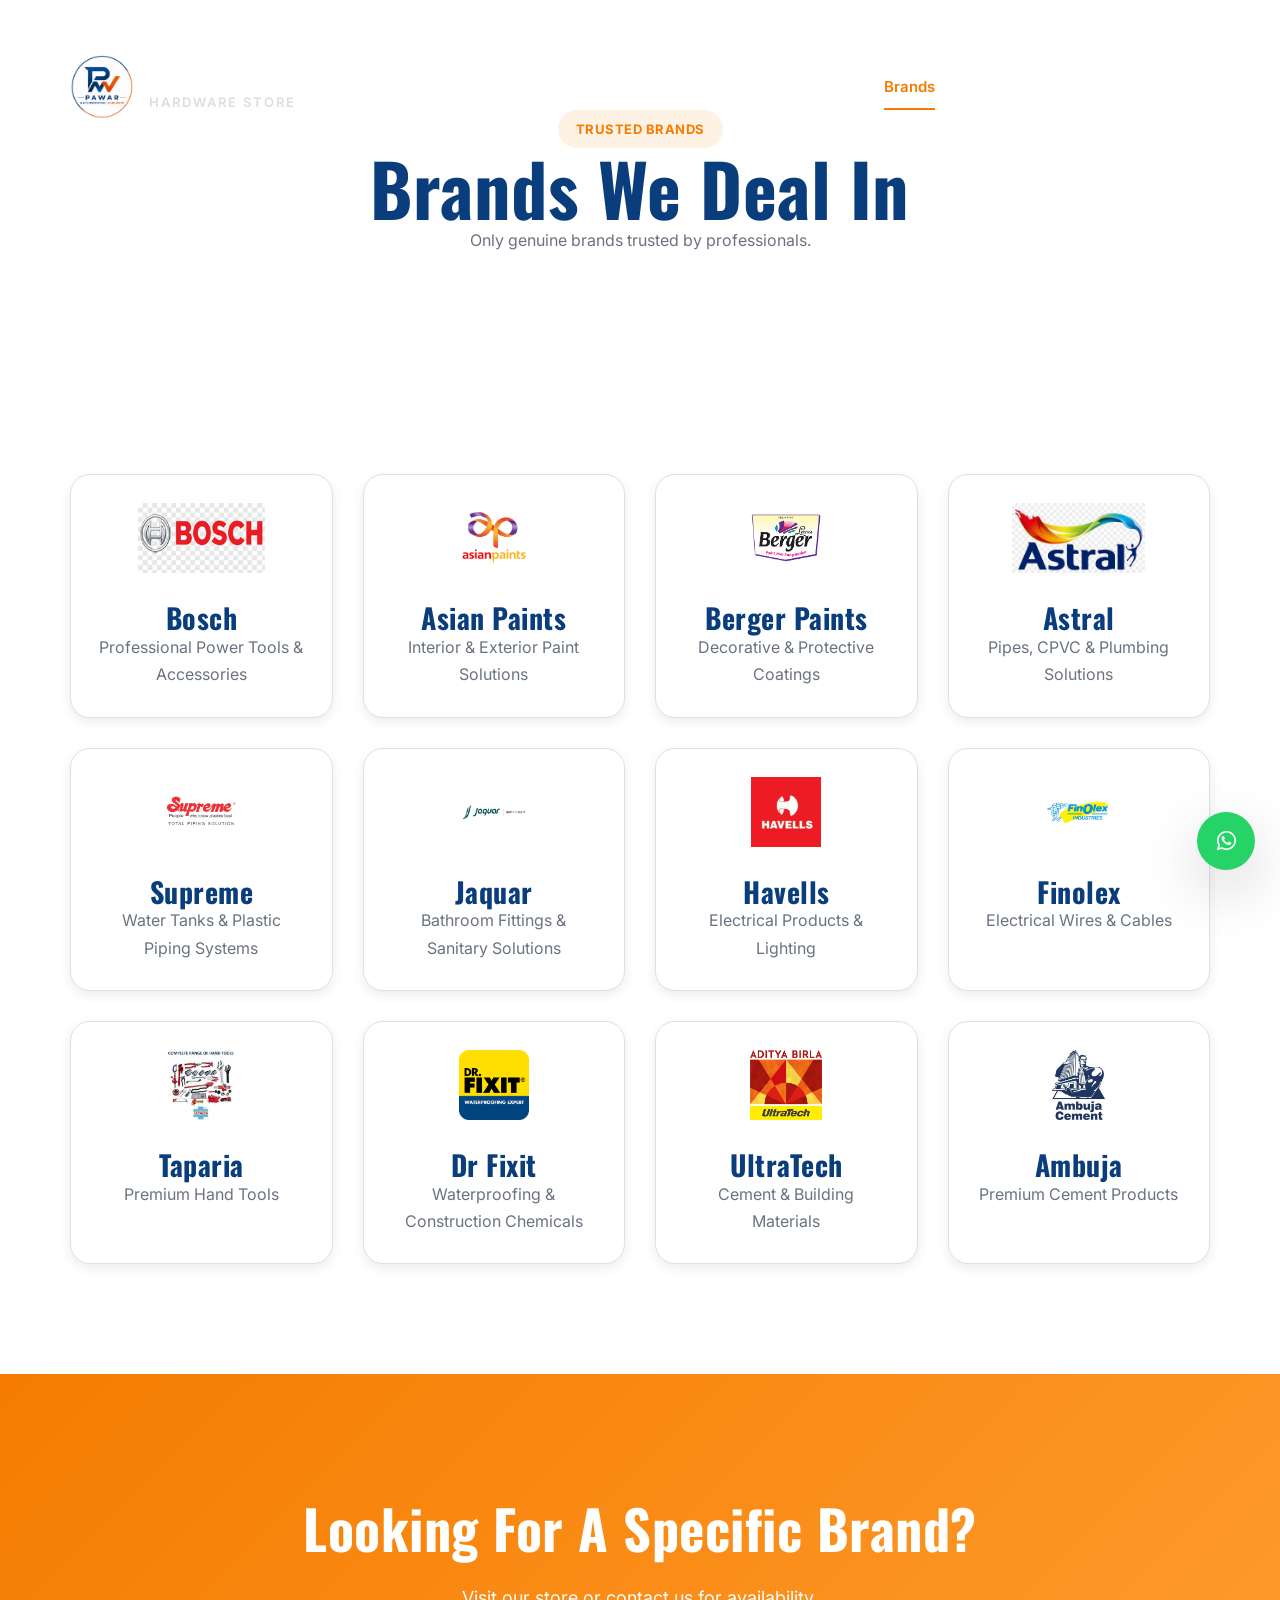
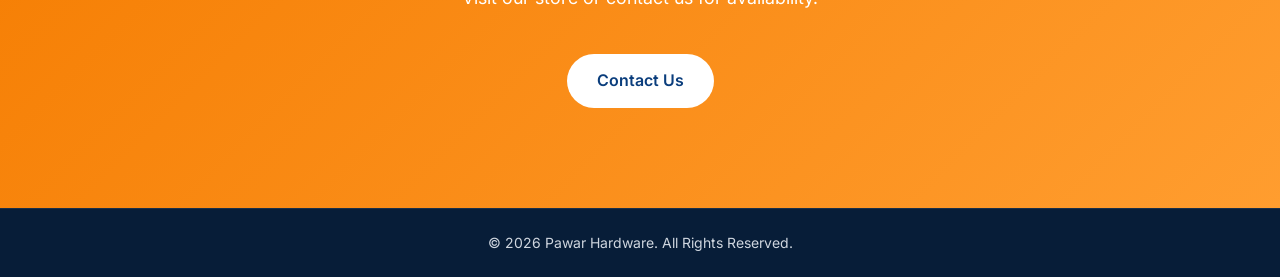
<file: brands.html>
<!DOCTYPE html>
<html lang="en">

<head>
<!-- Favicons -->
<link rel="icon" href="assets/logo/favicon.ico" type="image/x-icon">

<link rel="icon" type="image/png" sizes="16x16" href="assets/logo/favicon-16x16.png">

<link rel="icon" type="image/png" sizes="32x32" href="assets/logo/favicon-32x32.png">

<link rel="apple-touch-icon" sizes="180x180" href="assets/logo/apple-touch-icon.png">

<meta name="theme-color" content="#0F3F7A">
<meta charset="UTF-8">

<meta name="viewport" content="width=device-width, initial-scale=1.0">

<title>Brands | Pawar Hardware</title>

<link rel="preconnect" href="https://fonts.googleapis.com">

<link rel="preconnect" href="https://fonts.gstatic.com" crossorigin>

<link href="https://fonts.googleapis.com/css2?family=Inter:wght@300;400;500;600;700;800&family=Oswald:wght@400;500;600;700&display=swap" rel="stylesheet">

<link rel="stylesheet" href="https://cdnjs.cloudflare.com/ajax/libs/font-awesome/6.7.2/css/all.min.css">

<link rel="stylesheet" href="css/variables.css">
<link rel="stylesheet" href="css/style.css">
<link rel="stylesheet" href="css/responsive.css">
<link rel="stylesheet" href="css/animations.css">

</head>

<body>

<div class="loader"></div>

<div class="scroll-progress"></div>

<header class="site-header sticky">

<div class="container">

<div class="navbar">

<a href="index.html" class="logo">

<img src="assets/logo/pawar-logo.png" alt="Pawar Hardware">

<div class="logo-text">

<h3>PAWAR</h3>

<span>HARDWARE STORE</span>

</div>

</a>

<nav>

<ul class="nav-links">

<li><a href="index.html">Home</a></li>

<li><a href="products.html">Products</a></li>

<li><a href="categories.html">Categories</a></li>

<li><a class="active" href="brands.html">Brands</a></li>

<li><a href="services.html">Services</a></li>

<li><a href="gallery.html">Gallery</a></li>

<li><a href="contact.html">Contact</a></li>

</ul>

</nav>

</div>

</div>

</header>

<section class="page-header">

<div class="container text-center">

<span class="badge">

TRUSTED BRANDS

</span>

<h1>

Brands We Deal In

</h1>

<p>

Only genuine brands trusted by professionals.

</p>

</div>

</section>

<section class="brands">

<div class="container">

<div class="grid-4">

<div class="card text-center hover-up">

<img src="assets/brands/bosch.png" alt="Bosch" style="height:70px;margin:auto">

<h3 class="mt-30">Bosch</h3>

<p>Professional Power Tools & Accessories</p>

</div>

<div class="card text-center hover-up">

<img src="assets/brands/asian-paints.png" alt="Asian Paints" style="height:70px;margin:auto">

<h3 class="mt-30">Asian Paints</h3>

<p>Interior & Exterior Paint Solutions</p>

</div>

<div class="card text-center hover-up">

<img src="assets/brands/berger.png" alt="Berger" style="height:70px;margin:auto">

<h3 class="mt-30">Berger Paints</h3>

<p>Decorative & Protective Coatings</p>

</div>

<div class="card text-center hover-up">

<img src="assets/brands/astral.png" alt="Astral" style="height:70px;margin:auto">

<h3 class="mt-30">Astral</h3>

<p>Pipes, CPVC & Plumbing Solutions</p>

</div>

<div class="card text-center hover-up">

<img src="assets/brands/supreme.png" alt="Supreme" style="height:70px;margin:auto">

<h3 class="mt-30">Supreme</h3>

<p>Water Tanks & Plastic Piping Systems</p>

</div>

<div class="card text-center hover-up">

<img src="assets/brands/jaquar.png" alt="Jaquar" style="height:70px;margin:auto">

<h3 class="mt-30">Jaquar</h3>

<p>Bathroom Fittings & Sanitary Solutions</p>

</div>

<div class="card text-center hover-up">

<img src="assets/brands/havells.png" alt="Havells" style="height:70px;margin:auto">

<h3 class="mt-30">Havells</h3>

<p>Electrical Products & Lighting</p>

</div>

<div class="card text-center hover-up">

<img src="assets/brands/logo.png" alt="Finolex" style="height:70px;margin:auto">

<h3 class="mt-30">Finolex</h3>

<p>Electrical Wires & Cables</p>

</div>

<div class="card text-center hover-up">

<img src="assets/brands/taparia.png" alt="Taparia" style="height:70px;margin:auto">

<h3 class="mt-30">Taparia</h3>

<p>Premium Hand Tools</p>

</div>

<div class="card text-center hover-up">

<img src="assets/brands/dr-fixit.png" alt="Dr Fixit" style="height:70px;margin:auto">

<h3 class="mt-30">Dr Fixit</h3>

<p>Waterproofing & Construction Chemicals</p>

</div>

<div class="card text-center hover-up">

<img src="assets/brands/ultratech.png" alt="UltraTech" style="height:70px;margin:auto">

<h3 class="mt-30">UltraTech</h3>

<p>Cement & Building Materials</p>

</div>

<div class="card text-center hover-up">

<img src="assets/brands/ambuja.png" alt="Ambuja" style="height:70px;margin:auto">

<h3 class="mt-30">Ambuja</h3>

<p>Premium Cement Products</p>

</div>

</div>

</div>

</section>

<section class="cta">

<div class="container text-center">

<h2>

Looking For A Specific Brand?

</h2>

<p>

Visit our store or contact us for availability.

</p>

<a href="contact.html" class="btn btn-white">

Contact Us

</a>

</div>

</section>

<footer class="footer">

<div class="footer-bottom">

<div class="container">

<p>

© 2026 Pawar Hardware. All Rights Reserved.

</p>

</div>

</div>

</footer>

<a href="https://wa.me/919226948412" class="whatsapp">

<i class="fab fa-whatsapp"></i>

</a>

<a href="#" class="back-top">

<i class="fa-solid fa-arrow-up"></i>

</a>

<script src="js/main.js"></script>

</body>

</html>
</file>
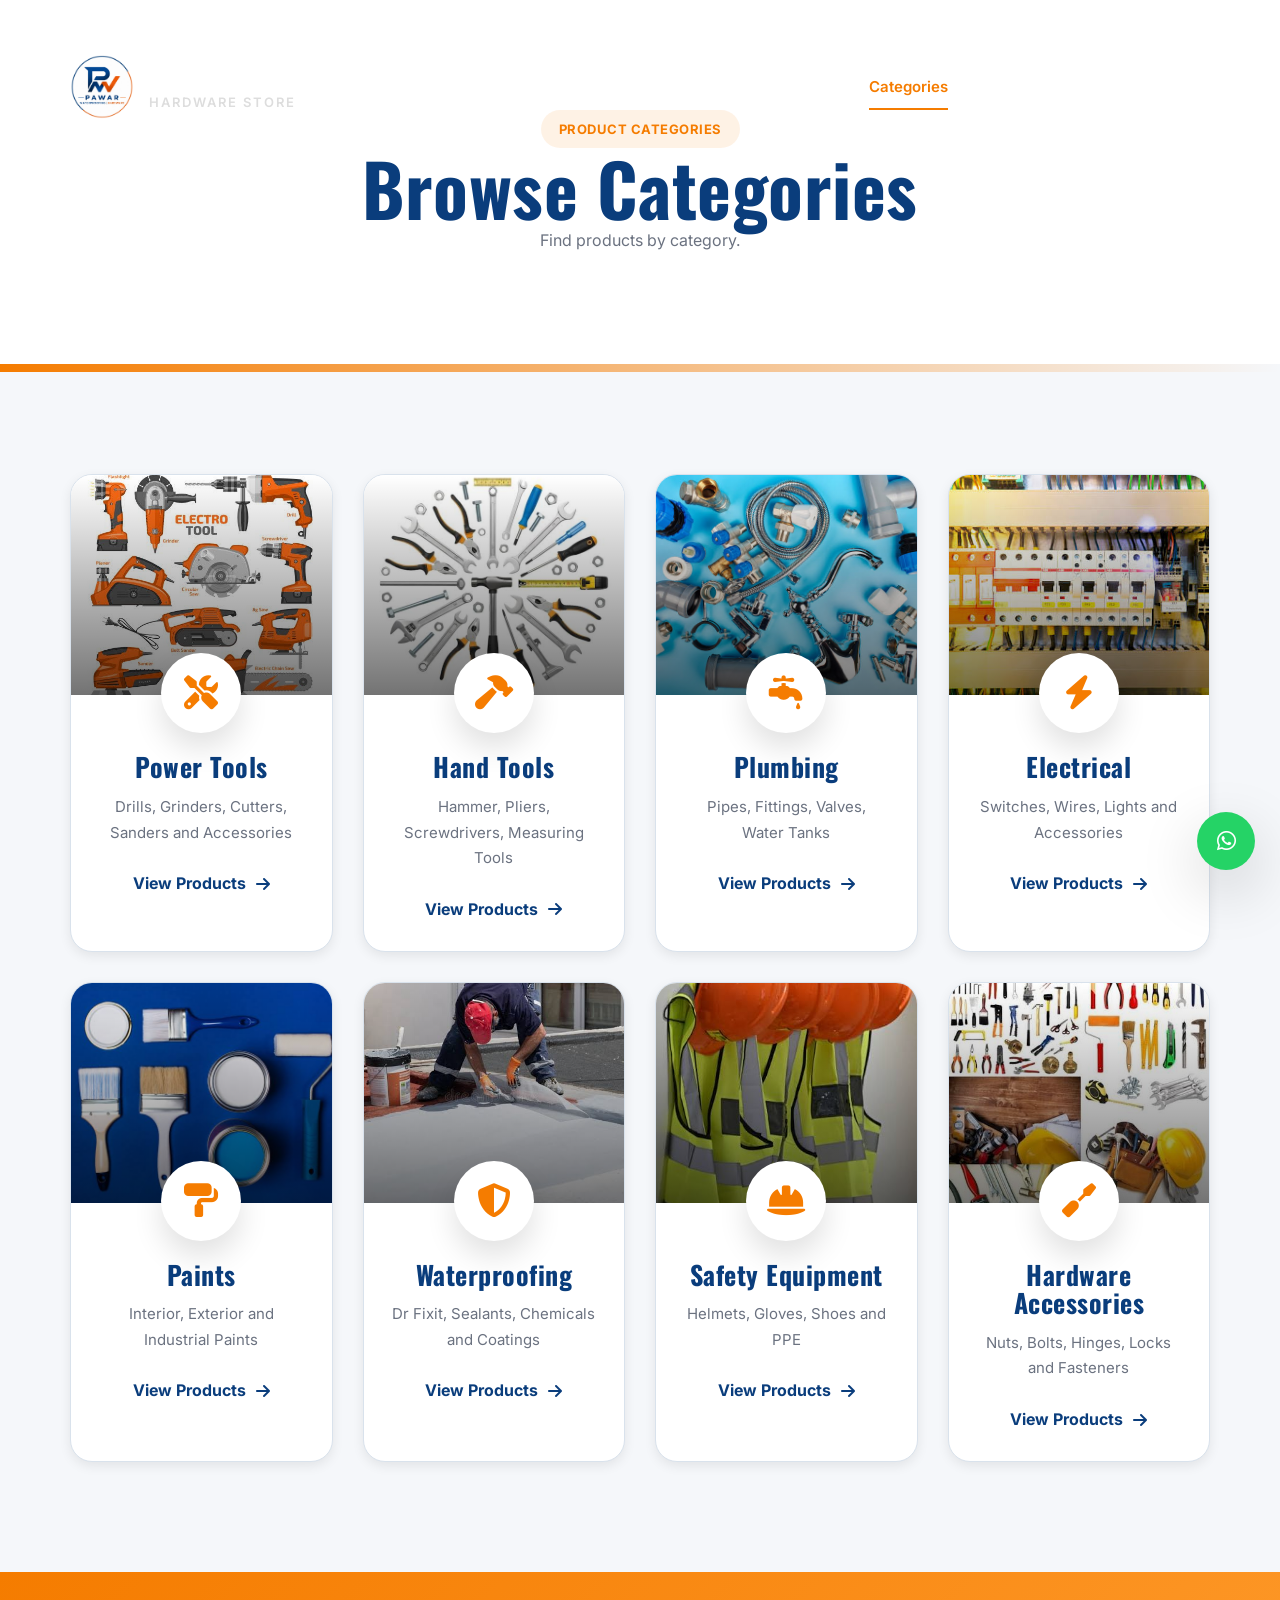
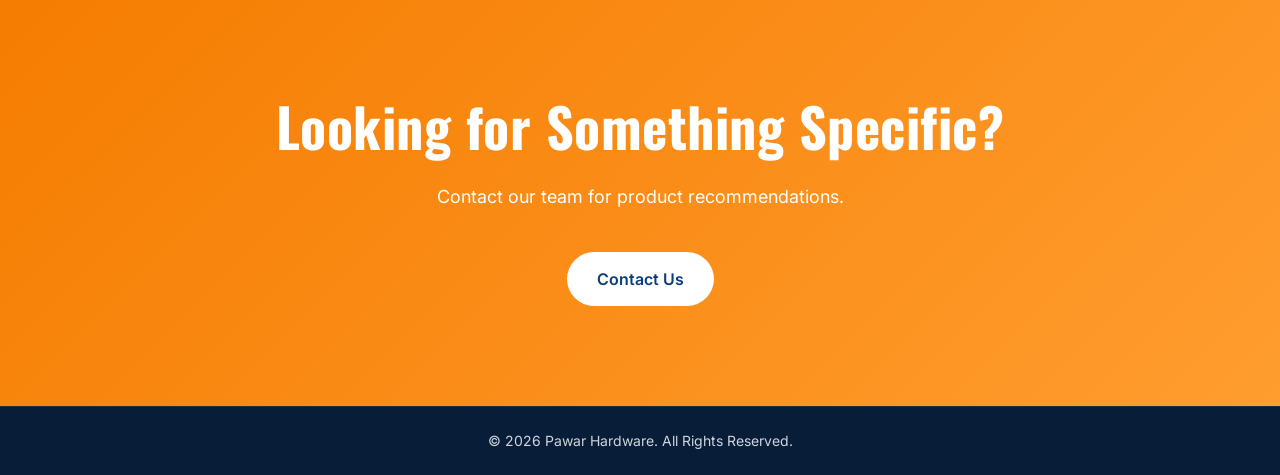
<file: categories.html>
<!DOCTYPE html>
<html lang="en">

<head>
<!-- Favicons -->
<link rel="icon" href="assets/logo/favicon.ico" type="image/x-icon">

<link rel="icon" type="image/png" sizes="16x16" href="assets/logo/favicon-16x16.png">

<link rel="icon" type="image/png" sizes="32x32" href="assets/logo/favicon-32x32.png">

<link rel="apple-touch-icon" sizes="180x180" href="assets/logo/apple-touch-icon.png">

<meta name="theme-color" content="#0F3F7A">
<meta charset="UTF-8">

<meta name="viewport" content="width=device-width, initial-scale=1.0">

<title>Categories | Pawar Hardware</title>

<link rel="preconnect" href="https://fonts.googleapis.com">

<link rel="preconnect" href="https://fonts.gstatic.com" crossorigin>

<link href="https://fonts.googleapis.com/css2?family=Inter:wght@300;400;500;600;700;800&family=Oswald:wght@400;500;600;700&display=swap" rel="stylesheet">

<link rel="stylesheet" href="https://cdnjs.cloudflare.com/ajax/libs/font-awesome/6.7.2/css/all.min.css">

<link rel="stylesheet" href="css/variables.css">
<link rel="stylesheet" href="css/style.css">
<link rel="stylesheet" href="css/responsive.css">
<link rel="stylesheet" href="css/animations.css">

</head>

<body>

<div class="loader"></div>

<div class="scroll-progress"></div>

<header class="site-header sticky">

<div class="container">

<div class="navbar">

<a href="index.html" class="logo">

<img src="assets/logo/pawar-logo.png" alt="Pawar Hardware">

<div class="logo-text">

<h3>PAWAR</h3>

<span>HARDWARE STORE</span>

</div>

</a>

<nav>

<ul class="nav-links">

<li><a href="index.html">Home</a></li>

<li><a href="products.html">Products</a></li>

<li><a class="active" href="categories.html">Categories</a></li>

<li><a href="brands.html">Brands</a></li>

<li><a href="gallery.html">Gallery</a></li>

<li><a href="contact.html">Contact</a></li>

</ul>

</nav>

</div>

</div>

</header>

<section class="page-header">

<div class="container text-center">

<span class="badge">

PRODUCT CATEGORIES

</span>

<h1>

Browse Categories

</h1>

<p>

Find products by category.

</p>

</div>

</section>

<section class="categories">

<div class="container">

<div class="category-grid">

<div class="category-card">

<div class="category-image">

<img src="assets/categories/power-tools.jpg" alt="Power Tools">

<div class="category-overlay"></div>

</div>

<div class="category-content">

<div class="category-icon">

<i class="fa-solid fa-screwdriver-wrench"></i>

</div>

<h3>Power Tools</h3>

<p>Drills, Grinders, Cutters, Sanders and Accessories</p>

<a href="products.html" class="category-link">

View Products

<i class="fa-solid fa-arrow-right"></i>

</a>

</div>

</div>

<div class="category-card">

<div class="category-image">

<img src="assets/categories/hand-tools.jpg">

<div class="category-overlay"></div>

</div>

<div class="category-content">

<div class="category-icon">

<i class="fa-solid fa-hammer"></i>

</div>

<h3>Hand Tools</h3>

<p>Hammer, Pliers, Screwdrivers, Measuring Tools</p>

<a href="products.html" class="category-link">

View Products

<i class="fa-solid fa-arrow-right"></i>

</a>

</div>

</div>

<div class="category-card">

<div class="category-image">

<img src="assets/categories/plumbing.jpg">

<div class="category-overlay"></div>

</div>

<div class="category-content">

<div class="category-icon">

<i class="fa-solid fa-faucet-drip"></i>

</div>

<h3>Plumbing</h3>

<p>Pipes, Fittings, Valves, Water Tanks</p>

<a href="products.html" class="category-link">

View Products

<i class="fa-solid fa-arrow-right"></i>

</a>

</div>

</div>

<div class="category-card">

<div class="category-image">

<img src="assets/categories/electrical.jpg">

<div class="category-overlay"></div>

</div>

<div class="category-content">

<div class="category-icon">

<i class="fa-solid fa-bolt"></i>

</div>

<h3>Electrical</h3>

<p>Switches, Wires, Lights and Accessories</p>

<a href="products.html" class="category-link">

View Products

<i class="fa-solid fa-arrow-right"></i>

</a>

</div>

</div>

<div class="category-card">

<div class="category-image">

<img src="assets/categories/paint.jpg">

<div class="category-overlay"></div>

</div>

<div class="category-content">

<div class="category-icon">

<i class="fa-solid fa-paint-roller"></i>

</div>

<h3>Paints</h3>

<p>Interior, Exterior and Industrial Paints</p>

<a href="products.html" class="category-link">

View Products

<i class="fa-solid fa-arrow-right"></i>

</a>

</div>

</div>

<div class="category-card">

<div class="category-image">

<img src="assets/categories/waterproofing.jpg">

<div class="category-overlay"></div>

</div>

<div class="category-content">

<div class="category-icon">

<i class="fa-solid fa-shield-halved"></i>

</div>

<h3>Waterproofing</h3>

<p>Dr Fixit, Sealants, Chemicals and Coatings</p>

<a href="products.html" class="category-link">

View Products

<i class="fa-solid fa-arrow-right"></i>

</a>

</div>

</div>

<div class="category-card">

<div class="category-image">

<img src="assets/categories/safety.jpg">

<div class="category-overlay"></div>

</div>

<div class="category-content">

<div class="category-icon">

<i class="fa-solid fa-helmet-safety"></i>

</div>

<h3>Safety Equipment</h3>

<p>Helmets, Gloves, Shoes and PPE</p>

<a href="products.html" class="category-link">

View Products

<i class="fa-solid fa-arrow-right"></i>

</a>

</div>

</div>

<div class="category-card">

<div class="category-image">

<img src="assets/categories/hardware.jpg">

<div class="category-overlay"></div>

</div>

<div class="category-content">

<div class="category-icon">

<i class="fa-solid fa-screwdriver"></i>

</div>

<h3>Hardware Accessories</h3>

<p>Nuts, Bolts, Hinges, Locks and Fasteners</p>

<a href="products.html" class="category-link">

View Products

<i class="fa-solid fa-arrow-right"></i>

</a>

</div>

</div>

</div>

</div>

</section>

<section class="cta">

<div class="container text-center">

<h2>

Looking for Something Specific?

</h2>

<p>

Contact our team for product recommendations.

</p>

<a href="contact.html" class="btn btn-white">

Contact Us

</a>

</div>

</section>

<footer class="footer">

<div class="footer-bottom">

<div class="container">

<p>

© 2026 Pawar Hardware. All Rights Reserved.

</p>

</div>

</div>

</footer>

<a href="https://wa.me/919226948412" class="whatsapp">

<i class="fab fa-whatsapp"></i>

</a>

<a href="#" class="back-top">

<i class="fa-solid fa-arrow-up"></i>

</a>

<script src="js/main.js"></script>

</body>

</html>
</file>
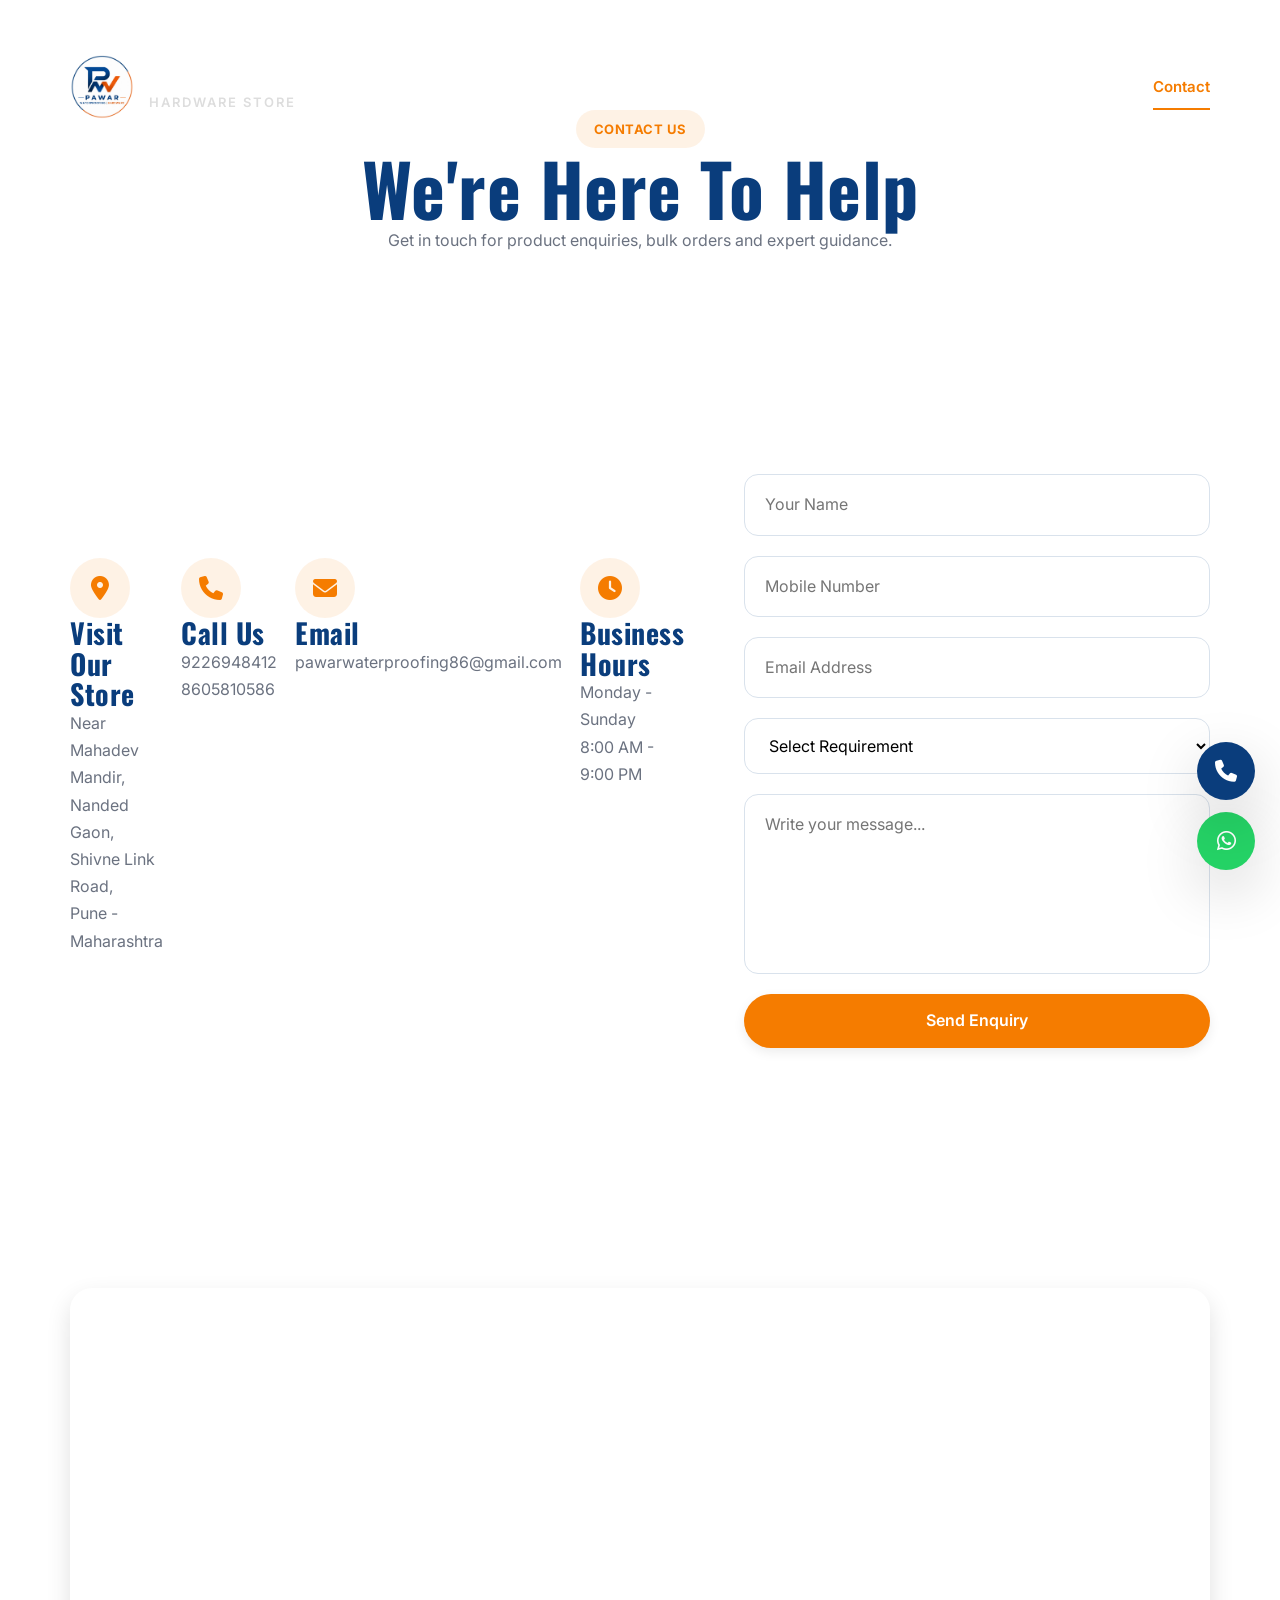
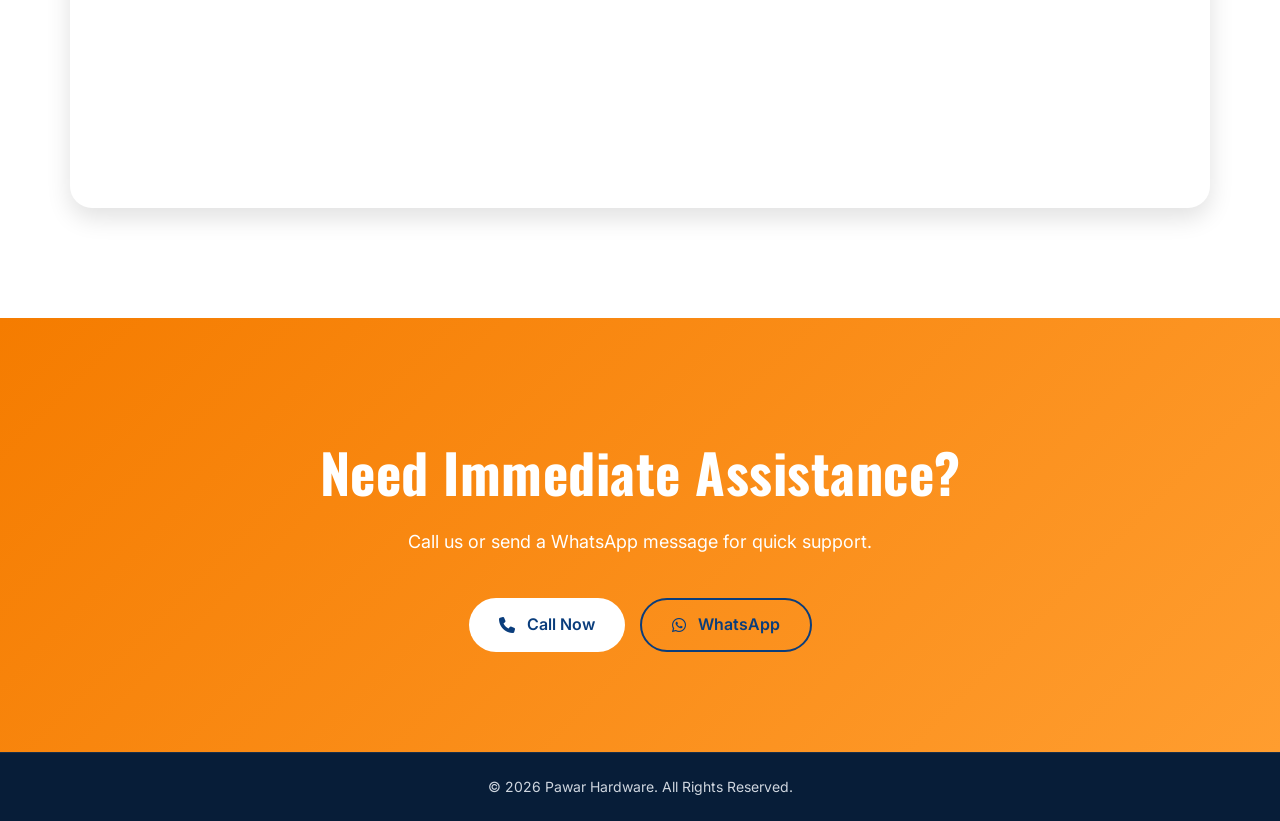
<file: contact.html>
<!DOCTYPE html>
<html lang="en">

<head>
<!-- Favicons -->
<link rel="icon" href="assets/logo/favicon.ico" type="image/x-icon">

<link rel="icon" type="image/png" sizes="16x16" href="assets/logo/favicon-16x16.png">

<link rel="icon" type="image/png" sizes="32x32" href="assets/logo/favicon-32x32.png">

<link rel="apple-touch-icon" sizes="180x180" href="assets/logo/apple-touch-icon.png">

<meta name="theme-color" content="#0F3F7A">
<meta charset="UTF-8">

<meta name="viewport" content="width=device-width, initial-scale=1.0">

<title>Contact Us | Pawar Hardware</title>

<link rel="preconnect" href="https://fonts.googleapis.com">
<link rel="preconnect" href="https://fonts.gstatic.com" crossorigin>

<link href="https://fonts.googleapis.com/css2?family=Inter:wght@300;400;500;600;700;800&family=Oswald:wght@400;500;600;700&display=swap" rel="stylesheet">

<link rel="stylesheet" href="https://cdnjs.cloudflare.com/ajax/libs/font-awesome/6.7.2/css/all.min.css">

<link rel="stylesheet" href="css/variables.css">
<link rel="stylesheet" href="css/style.css">
<link rel="stylesheet" href="css/responsive.css">
<link rel="stylesheet" href="css/animations.css">

</head>

<body>

<div class="loader"></div>

<div class="scroll-progress"></div>

<header class="site-header sticky">

<div class="container">

<div class="navbar">

<a href="index.html" class="logo">

<img src="assets/logo/pawar-logo.png" alt="Pawar Hardware">

<div class="logo-text">

<h3>PAWAR</h3>

<span>HARDWARE STORE</span>

</div>

</a>

<nav>

<ul class="nav-links">

<li><a href="index.html">Home</a></li>
<li><a href="products.html">Products</a></li>
<li><a href="categories.html">Categories</a></li>
<li><a href="brands.html">Brands</a></li>
<li><a href="services.html">Services</a></li>
<li><a href="gallery.html">Gallery</a></li>
<li><a href="about.html">About</a></li>
<li><a class="active" href="contact.html">Contact</a></li>

</ul>

</nav>

</div>

</div>

</header>

<!-- PAGE HEADER -->

<section class="page-header">

<div class="container text-center">

<span class="badge">

CONTACT US

</span>

<h1>

We're Here To Help

</h1>

<p>

Get in touch for product enquiries, bulk orders and expert guidance.

</p>

</div>

</section>

<!-- CONTACT -->

<section>

<div class="container grid-2">

<div class="contact-info">

<div class="info-card">

<i class="fa-solid fa-location-dot"></i>

<div>

<h3>Visit Our Store</h3>

<p>

Near Mahadev Mandir,<br>

Nanded Gaon,<br>

Shivne Link Road,<br>

Pune - Maharashtra

</p>

</div>

</div>

<div class="info-card">

<i class="fa-solid fa-phone"></i>

<div>

<h3>Call Us</h3>

<p>

9226948412<br>

8605810586

</p>

</div>

</div>

<div class="info-card">

<i class="fa-solid fa-envelope"></i>

<div>

<h3>Email</h3>

<p>

pawarwaterproofing86@gmail.com

</p>

</div>

</div>

<div class="info-card">

<i class="fa-solid fa-clock"></i>

<div>

<h3>Business Hours</h3>

<p>

Monday - Sunday<br>

8:00 AM - 9:00 PM

</p>

</div>

</div>

</div>

<div>

<form id="contactForm" class="contact-form">

<input
type="text"
placeholder="Your Name"
required>

<input
type="tel"
placeholder="Mobile Number"
required>

<input
type="email"
placeholder="Email Address">

<select>

<option>Select Requirement</option>

<option>Power Tools</option>

<option>Plumbing</option>

<option>Electrical</option>

<option>Paints</option>

<option>Waterproofing</option>

<option>Bulk Order</option>

<option>Other</option>

</select>

<textarea
rows="6"
placeholder="Write your message..."
required></textarea>

<button
type="submit"
class="btn btn-primary">

Send Enquiry

</button>

<p id="formMsg"></p>

</form>

</div>

</div>

</section>

<!-- MAP -->

<section>

<div class="container">

<div class="map">

<iframe

src="https://maps.google.com/maps?q=Nanded%20Gaon%20Pune&t=&z=14&ie=UTF8&iwloc=&output=embed"

loading="lazy"

allowfullscreen>

</iframe>

</div>

</div>

</section>

<!-- CTA -->

<section class="cta">

<div class="container text-center">

<h2>

Need Immediate Assistance?

</h2>

<p>

Call us or send a WhatsApp message for quick support.

</p>

<div style="display:flex;justify-content:center;gap:15px;flex-wrap:wrap;">

<a

href="tel:+919226948412"

class="btn btn-white">

<i class="fa-solid fa-phone"></i>

Call Now

</a>

<a

href="https://wa.me/919226948412"

target="_blank"

class="btn btn-outline">

<i class="fab fa-whatsapp"></i>

WhatsApp

</a>

</div>

</div>

</section>

<footer class="footer">

<div class="footer-bottom">

<div class="container">

<p>

© 2026 Pawar Hardware. All Rights Reserved.

</p>

</div>

</div>

</footer>

<a href="https://wa.me/919226948412"

class="whatsapp">

<i class="fab fa-whatsapp"></i>

</a>

<a href="tel:+919226948412"

class="call">

<i class="fa-solid fa-phone"></i>

</a>

<a href="#"

class="back-top">

<i class="fa-solid fa-arrow-up"></i>

</a>

<script src="js/main.js"></script>

</body>

</html>
</file>
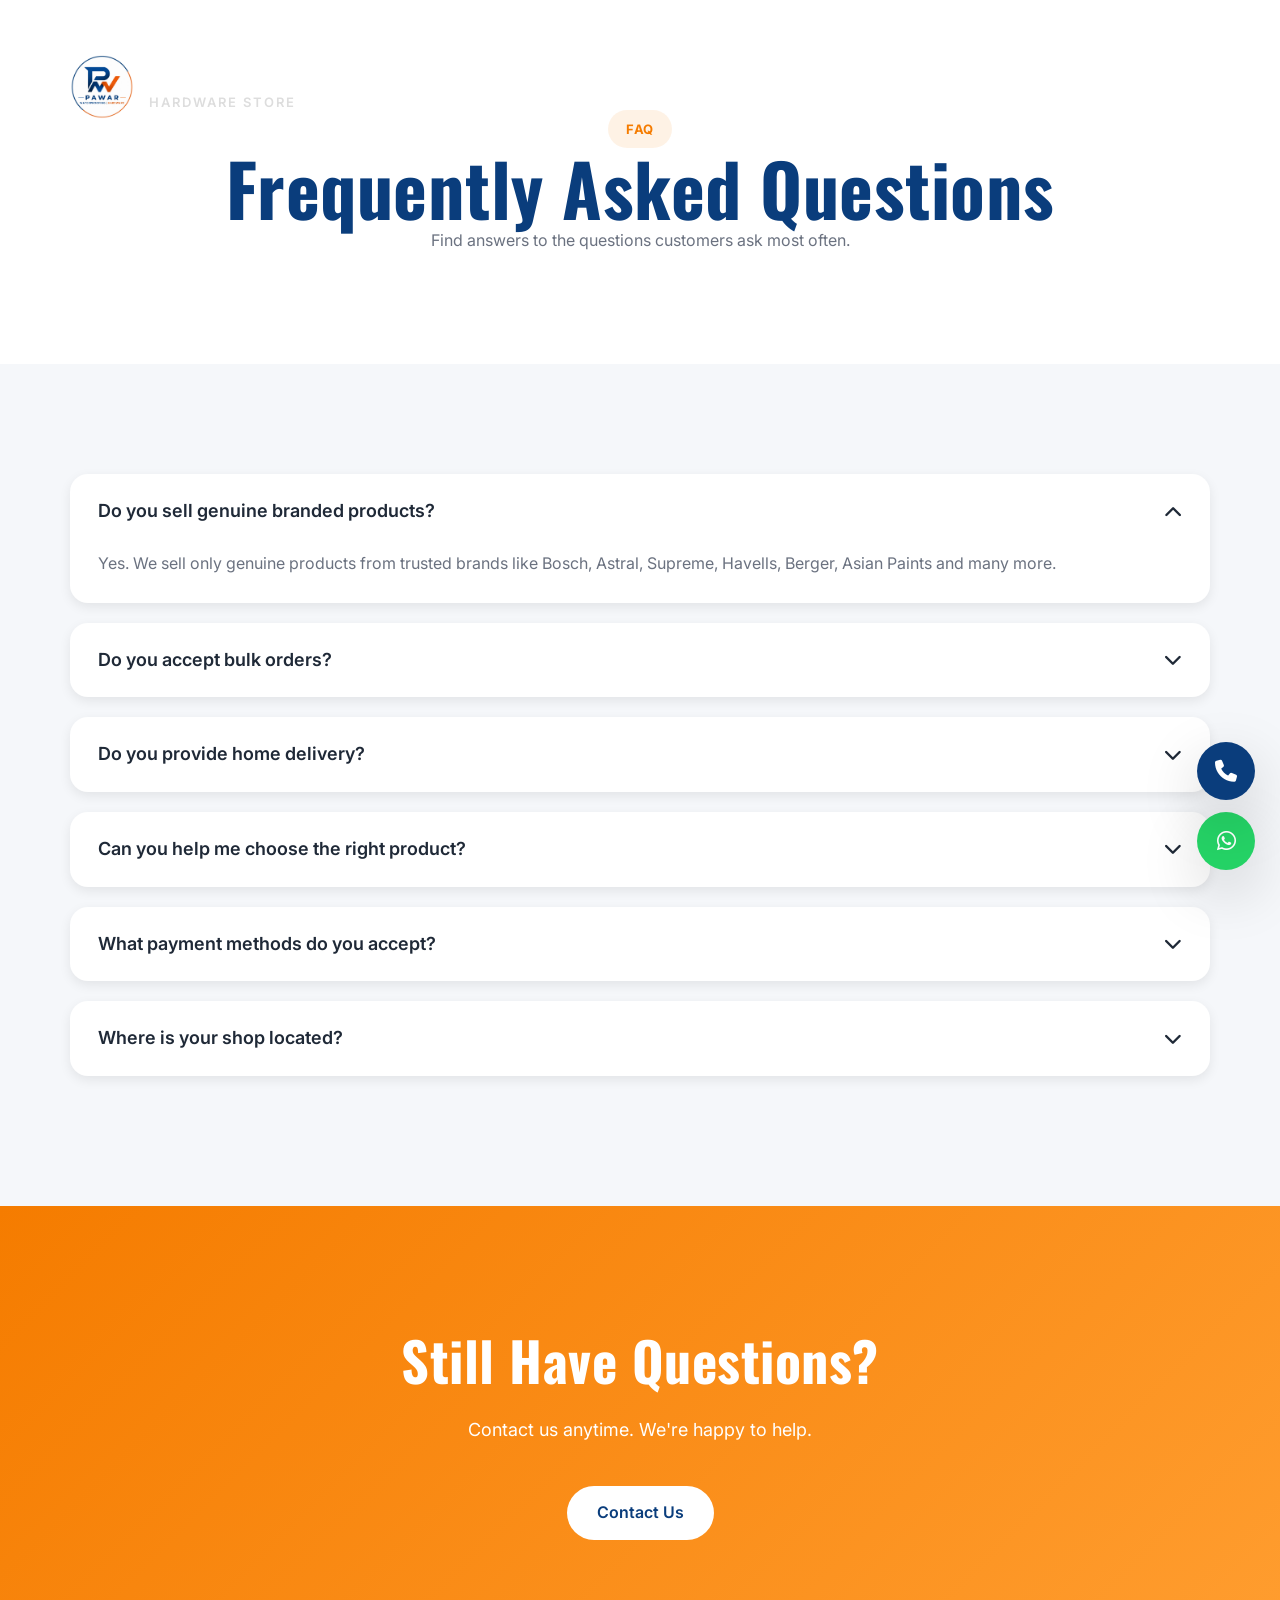
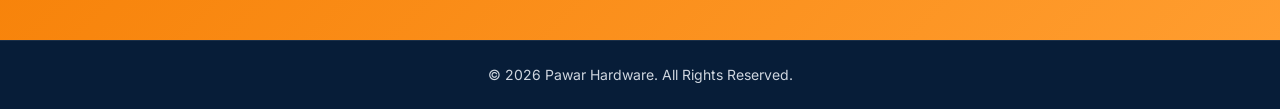
<file: faq.html>
<!DOCTYPE html>
<html lang="en">

<head>
<!-- Favicons -->
<link rel="icon" href="assets/logo/favicon.ico" type="image/x-icon">

<link rel="icon" type="image/png" sizes="16x16" href="assets/logo/favicon-16x16.png">

<link rel="icon" type="image/png" sizes="32x32" href="assets/logo/favicon-32x32.png">

<link rel="apple-touch-icon" sizes="180x180" href="assets/logo/apple-touch-icon.png">

<meta name="theme-color" content="#0F3F7A">
<meta charset="UTF-8">

<meta name="viewport" content="width=device-width, initial-scale=1.0">

<title>FAQ | Pawar Hardware</title>

<link rel="preconnect" href="https://fonts.googleapis.com">
<link rel="preconnect" href="https://fonts.gstatic.com" crossorigin>

<link href="https://fonts.googleapis.com/css2?family=Inter:wght@300;400;500;600;700;800&family=Oswald:wght@400;500;600;700&display=swap" rel="stylesheet">

<link rel="stylesheet" href="https://cdnjs.cloudflare.com/ajax/libs/font-awesome/6.7.2/css/all.min.css">

<link rel="stylesheet" href="css/variables.css">
<link rel="stylesheet" href="css/style.css">
<link rel="stylesheet" href="css/responsive.css">
<link rel="stylesheet" href="css/animations.css">

</head>

<body>

<div class="loader"></div>

<div class="scroll-progress"></div>

<header class="site-header sticky">

<div class="container">

<div class="navbar">

<a href="index.html" class="logo">

<img src="assets/logo/pawar-logo.png" alt="Pawar Hardware">

<div class="logo-text">

<h3>PAWAR</h3>

<span>HARDWARE STORE</span>

</div>

</a>

<nav>

<ul class="nav-links">

<li><a href="index.html">Home</a></li>
<li><a href="products.html">Products</a></li>
<li><a href="categories.html">Categories</a></li>
<li><a href="brands.html">Brands</a></li>
<li><a href="services.html">Services</a></li>
<li><a href="gallery.html">Gallery</a></li>
<li><a href="about.html">About</a></li>
<li><a href="contact.html">Contact</a></li>

</ul>

</nav>

</div>

</div>

</header>

<section class="page-header">

<div class="container text-center">

<span class="badge">

FAQ

</span>

<h1>

Frequently Asked Questions

</h1>

<p>

Find answers to the questions customers ask most often.

</p>

</div>

</section>

<section class="faq">

<div class="container">

<div class="faq-item active">

<div class="faq-question">

<span>Do you sell genuine branded products?</span>

<i class="fa-solid fa-chevron-down"></i>

</div>

<div class="faq-answer">

<p>

Yes. We sell only genuine products from trusted brands like Bosch, Astral, Supreme, Havells, Berger, Asian Paints and many more.

</p>

</div>

</div>

<div class="faq-item">

<div class="faq-question">

<span>Do you accept bulk orders?</span>

<i class="fa-solid fa-chevron-down"></i>

</div>

<div class="faq-answer">

<p>

Yes. We supply builders, contractors, industries and commercial projects.

</p>

</div>

</div>

<div class="faq-item">

<div class="faq-question">

<span>Do you provide home delivery?</span>

<i class="fa-solid fa-chevron-down"></i>

</div>

<div class="faq-answer">

<p>

Delivery is available depending on the order quantity and location.

</p>

</div>

</div>

<div class="faq-item">

<div class="faq-question">

<span>Can you help me choose the right product?</span>

<i class="fa-solid fa-chevron-down"></i>

</div>

<div class="faq-answer">

<p>

Absolutely. Our team will recommend the best products according to your project and budget.

</p>

</div>

</div>

<div class="faq-item">

<div class="faq-question">

<span>What payment methods do you accept?</span>

<i class="fa-solid fa-chevron-down"></i>

</div>

<div class="faq-answer">

<p>

Cash, UPI, Bank Transfer and most common digital payment methods.

</p>

</div>

</div>

<div class="faq-item">

<div class="faq-question">

<span>Where is your shop located?</span>

<i class="fa-solid fa-chevron-down"></i>

</div>

<div class="faq-answer">

<p>

Near Mahadev Mandir, Nanded Gaon, Shivne Link Road, Pune.

</p>

</div>

</div>

</div>

</section>

<section class="cta">

<div class="container text-center">

<h2>

Still Have Questions?

</h2>

<p>

Contact us anytime. We're happy to help.

</p>

<a href="contact.html" class="btn btn-white">

Contact Us

</a>

</div>

</section>

<footer class="footer">

<div class="footer-bottom">

<div class="container">

<p>

© 2026 Pawar Hardware. All Rights Reserved.

</p>

</div>

</div>

</footer>

<a href="https://wa.me/919226948412" class="whatsapp">

<i class="fab fa-whatsapp"></i>

</a>

<a href="tel:+919226948412" class="call">

<i class="fa-solid fa-phone"></i>

</a>

<a href="#" class="back-top">

<i class="fa-solid fa-arrow-up"></i>

</a>

<script src="js/main.js"></script>

</body>

</html>
</file>
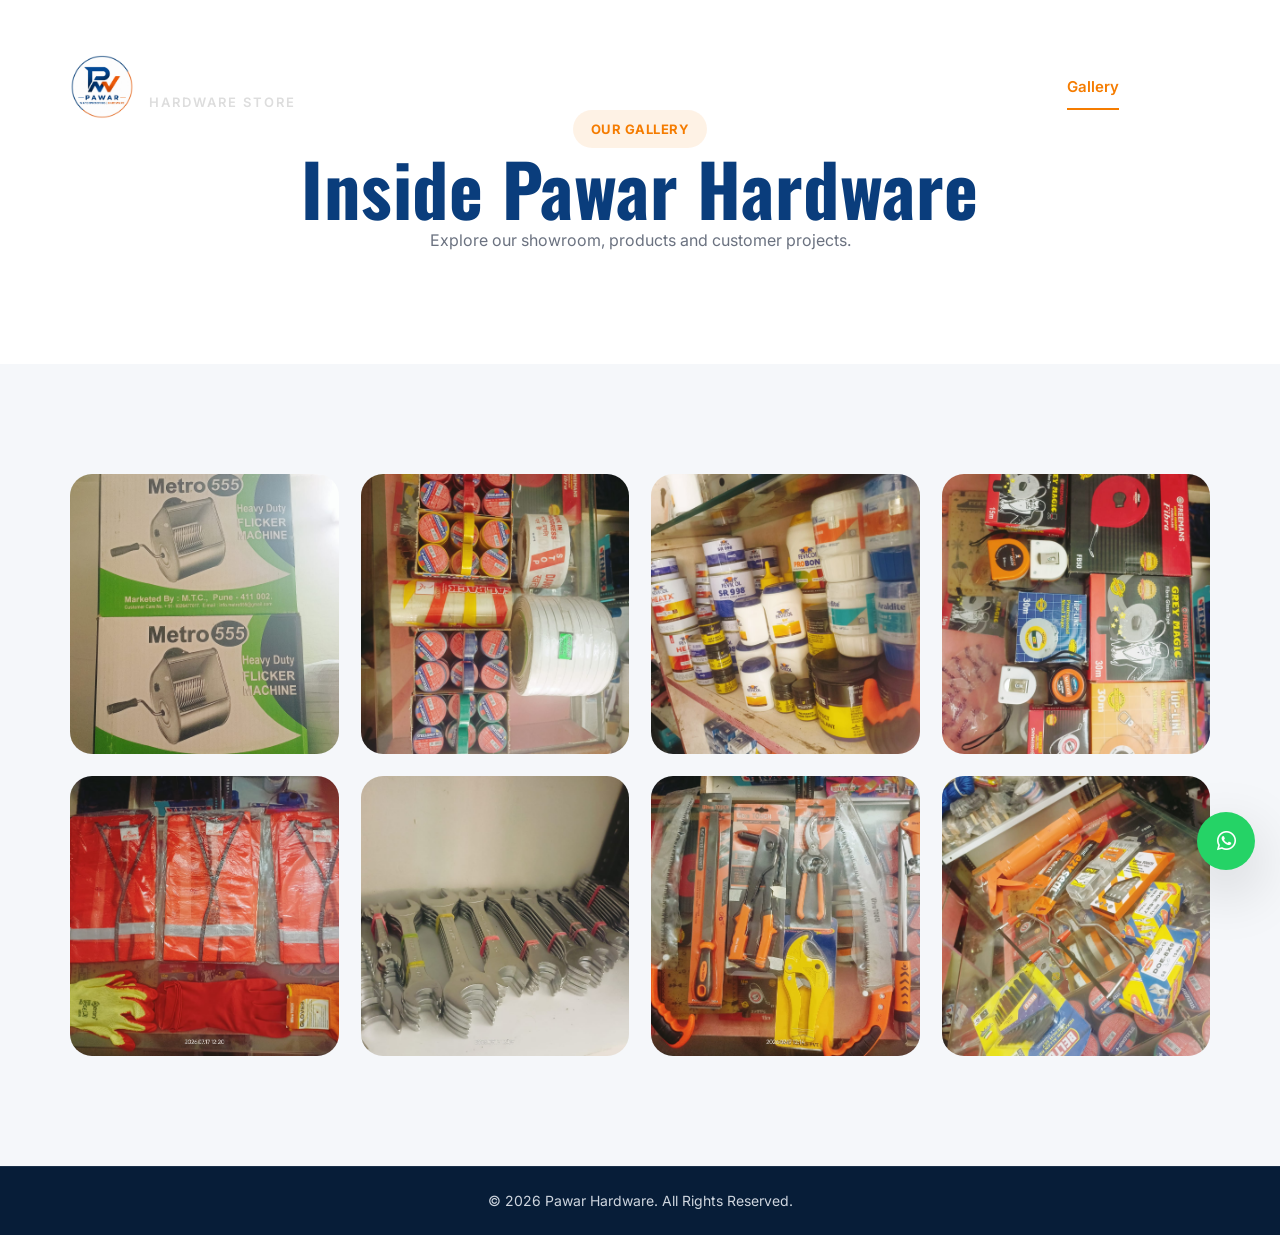
<file: gallery.html>
<!DOCTYPE html>
<html lang="en">

<head>
<!-- Favicons -->
<link rel="icon" href="assets/logo/favicon.ico" type="image/x-icon">

<link rel="icon" type="image/png" sizes="16x16" href="assets/logo/favicon-16x16.png">

<link rel="icon" type="image/png" sizes="32x32" href="assets/logo/favicon-32x32.png">

<link rel="apple-touch-icon" sizes="180x180" href="assets/logo/apple-touch-icon.png">

<meta name="theme-color" content="#0F3F7A">
<meta charset="UTF-8">

<meta name="viewport" content="width=device-width, initial-scale=1.0">

<title>Gallery | Pawar Hardware</title>

<link rel="preconnect" href="https://fonts.googleapis.com">

<link rel="preconnect" href="https://fonts.gstatic.com" crossorigin>

<link href="https://fonts.googleapis.com/css2?family=Inter:wght@300;400;500;600;700;800&family=Oswald:wght@400;500;600;700&display=swap" rel="stylesheet">

<link rel="stylesheet" href="https://cdnjs.cloudflare.com/ajax/libs/font-awesome/6.7.2/css/all.min.css">

<link rel="stylesheet" href="css/variables.css">
<link rel="stylesheet" href="css/style.css">
<link rel="stylesheet" href="css/responsive.css">
<link rel="stylesheet" href="css/animations.css">

</head>

<body>

<div class="loader"></div>

<div class="scroll-progress"></div>

<header class="site-header sticky">

<div class="container">

<div class="navbar">

<a href="index.html" class="logo">

<img src="assets/logo/pawar-logo.png" alt="Pawar Hardware">

<div class="logo-text">

<h3>PAWAR</h3>

<span>HARDWARE STORE</span>

</div>

</a>

<nav>

<ul class="nav-links">

<li><a href="index.html">Home</a></li>

<li><a href="products.html">Products</a></li>

<li><a href="categories.html">Categories</a></li>

<li><a href="brands.html">Brands</a></li>

<li><a href="services.html">Services</a></li>

<li><a class="active" href="gallery.html">Gallery</a></li>

<li><a href="contact.html">Contact</a></li>

</ul>

</nav>

</div>

</div>

</header>

<section class="page-header">

<div class="container text-center">

<span class="badge">

OUR GALLERY

</span>

<h1>

Inside Pawar Hardware

</h1>

<p>

Explore our showroom, products and customer projects.

</p>

</div>

</section>

<section class="gallery">

<div class="container">

<div class="gallery-grid">

<div class="gallery-item">

<img src="assets/gallery/gallery1.jpg" alt="Gallery">

<div class="gallery-overlay">

<i class="fa-solid fa-expand"></i>

</div>

</div>

<div class="gallery-item">

<img src="assets/gallery/gallery2.jpg" alt="Gallery">

<div class="gallery-overlay">

<i class="fa-solid fa-expand"></i>

</div>

</div>

<div class="gallery-item">

<img src="assets/gallery/gallery3.jpg" alt="Gallery">

<div class="gallery-overlay">

<i class="fa-solid fa-expand"></i>

</div>

</div>

<div class="gallery-item">

<img src="assets/gallery/gallery4.jpg" alt="Gallery">

<div class="gallery-overlay">

<i class="fa-solid fa-expand"></i>

</div>

</div>

<div class="gallery-item">

<img src="assets/gallery/gallery5.jpg" alt="Gallery">

<div class="gallery-overlay">

<i class="fa-solid fa-expand"></i>

</div>

</div>

<div class="gallery-item">

<img src="assets/gallery/gallery6.jpg" alt="Gallery">

<div class="gallery-overlay">

<i class="fa-solid fa-expand"></i>

</div>

</div>

<div class="gallery-item">

<img src="assets/gallery/gallery7.jpg" alt="Gallery">

<div class="gallery-overlay">

<i class="fa-solid fa-expand"></i>

</div>

</div>

<div class="gallery-item">

<img src="assets/gallery/gallery8.jpg" alt="Gallery">

<div class="gallery-overlay">

<i class="fa-solid fa-expand"></i>

</div>

</div>

</div>

</div>

</section>

<footer class="footer">

<div class="footer-bottom">

<div class="container">

<p>

© 2026 Pawar Hardware. All Rights Reserved.

</p>

</div>

</div>

</footer>

<a href="https://wa.me/919226948412"

class="whatsapp">

<i class="fab fa-whatsapp"></i>

</a>

<a href="#"

class="back-top">

<i class="fa-solid fa-arrow-up"></i>

</a>

<script src="js/main.js"></script>
<script src="js/gallery.js"></script>

</body>

</html>
</file>
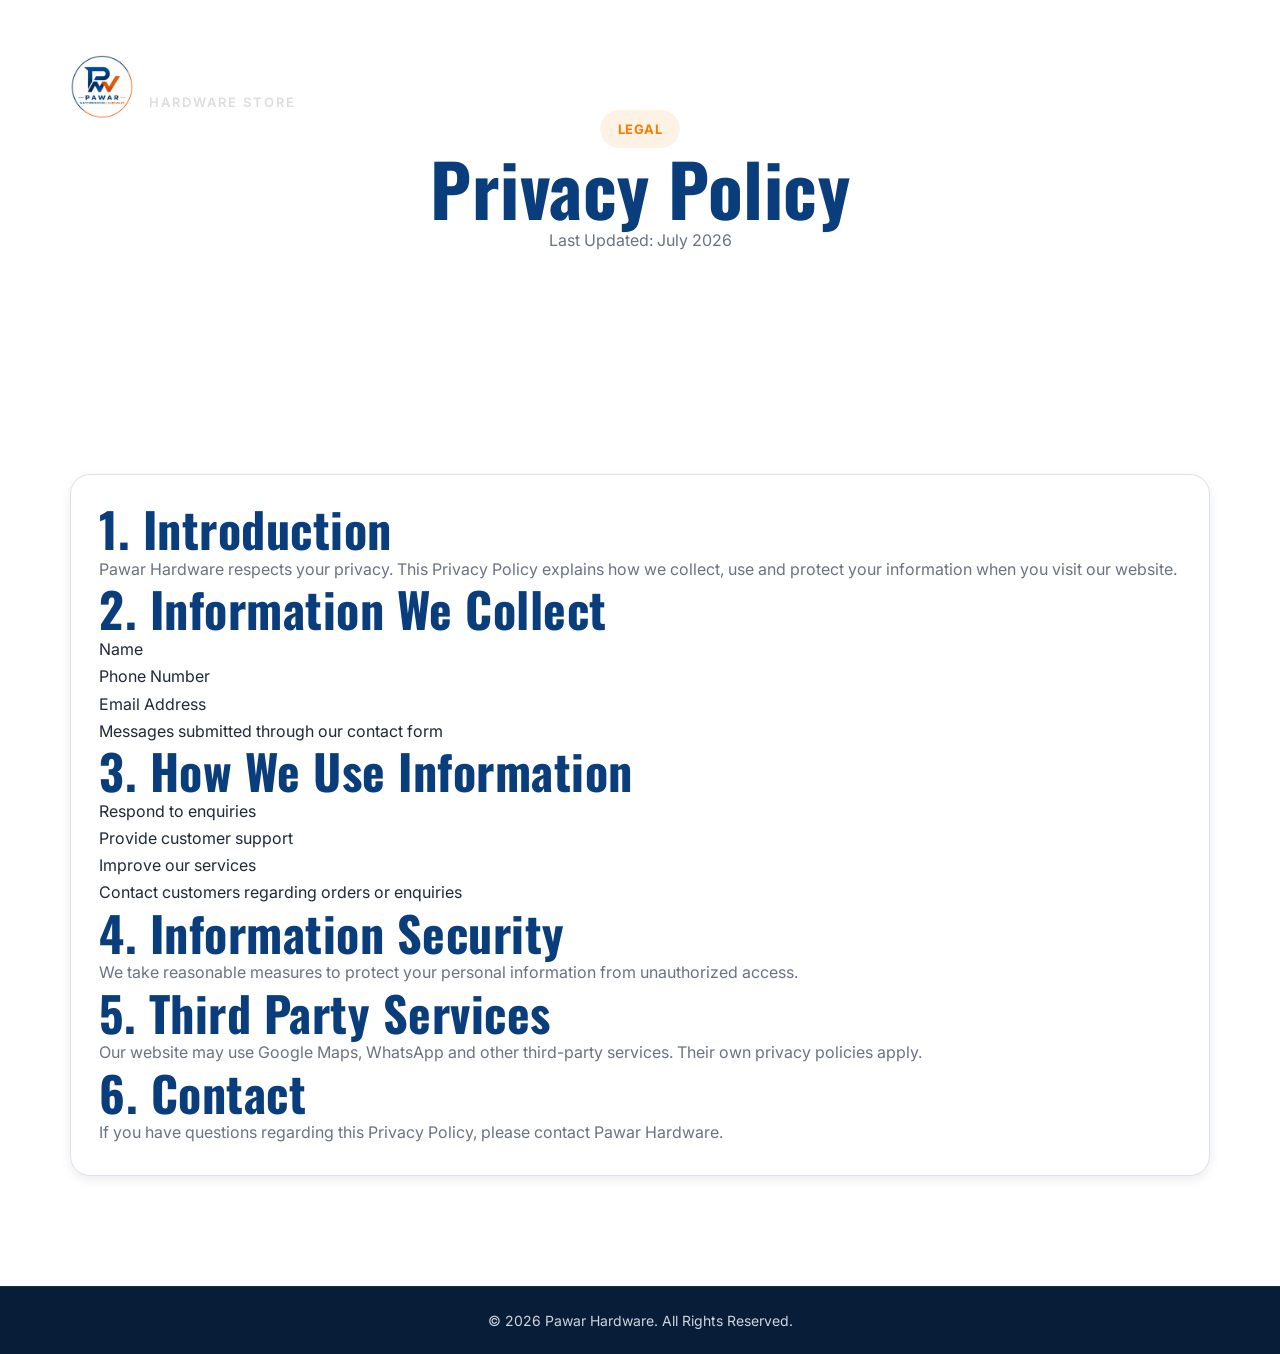
<file: privacy-policy.html>
<!DOCTYPE html>
<html lang="en">

<head>
<!-- Favicons -->
<link rel="icon" href="assets/logo/favicon.ico" type="image/x-icon">

<link rel="icon" type="image/png" sizes="16x16" href="assets/logo/favicon-16x16.png">

<link rel="icon" type="image/png" sizes="32x32" href="assets/logo/favicon-32x32.png">

<link rel="apple-touch-icon" sizes="180x180" href="assets/logo/apple-touch-icon.png">

<meta name="theme-color" content="#0F3F7A">
<meta charset="UTF-8">
<meta name="viewport" content="width=device-width, initial-scale=1.0">

<title>Privacy Policy | Pawar Hardware</title>

<link rel="preconnect" href="https://fonts.googleapis.com">
<link rel="preconnect" href="https://fonts.gstatic.com" crossorigin>

<link href="https://fonts.googleapis.com/css2?family=Inter:wght@300;400;500;600;700;800&family=Oswald:wght@400;500;600;700&display=swap" rel="stylesheet">

<link rel="stylesheet" href="https://cdnjs.cloudflare.com/ajax/libs/font-awesome/6.7.2/css/all.min.css">

<link rel="stylesheet" href="css/variables.css">
<link rel="stylesheet" href="css/style.css">
<link rel="stylesheet" href="css/responsive.css">
<link rel="stylesheet" href="css/animations.css">

</head>

<body>

<div class="loader"></div>

<div class="scroll-progress"></div>

<header class="site-header sticky">

<div class="container">

<div class="navbar">

<a href="index.html" class="logo">

<img src="assets/logo/pawar-logo.png" alt="Pawar Hardware">

<div class="logo-text">

<h3>PAWAR</h3>

<span>HARDWARE STORE</span>

</div>

</a>

</div>

</div>

</header>

<section class="page-header">

<div class="container text-center">

<span class="badge">

LEGAL

</span>

<h1>

Privacy Policy

</h1>

<p>

Last Updated: July 2026

</p>

</div>

</section>

<section>

<div class="container">

<div class="card">

<h2>1. Introduction</h2>

<p>

Pawar Hardware respects your privacy. This Privacy Policy explains how we collect, use and protect your information when you visit our website.

</p>

<h2>2. Information We Collect</h2>

<ul>

<li>Name</li>

<li>Phone Number</li>

<li>Email Address</li>

<li>Messages submitted through our contact form</li>

</ul>

<h2>3. How We Use Information</h2>

<ul>

<li>Respond to enquiries</li>

<li>Provide customer support</li>

<li>Improve our services</li>

<li>Contact customers regarding orders or enquiries</li>

</ul>

<h2>4. Information Security</h2>

<p>

We take reasonable measures to protect your personal information from unauthorized access.

</p>

<h2>5. Third Party Services</h2>

<p>

Our website may use Google Maps, WhatsApp and other third-party services. Their own privacy policies apply.

</p>

<h2>6. Contact</h2>

<p>

If you have questions regarding this Privacy Policy, please contact Pawar Hardware.

</p>

</div>

</div>

</section>

<footer class="footer">

<div class="footer-bottom">

<div class="container">

<p>

© 2026 Pawar Hardware. All Rights Reserved.

</p>

</div>

</div>

</footer>

<script src="js/main.js"></script>

</body>

</html>
</file>
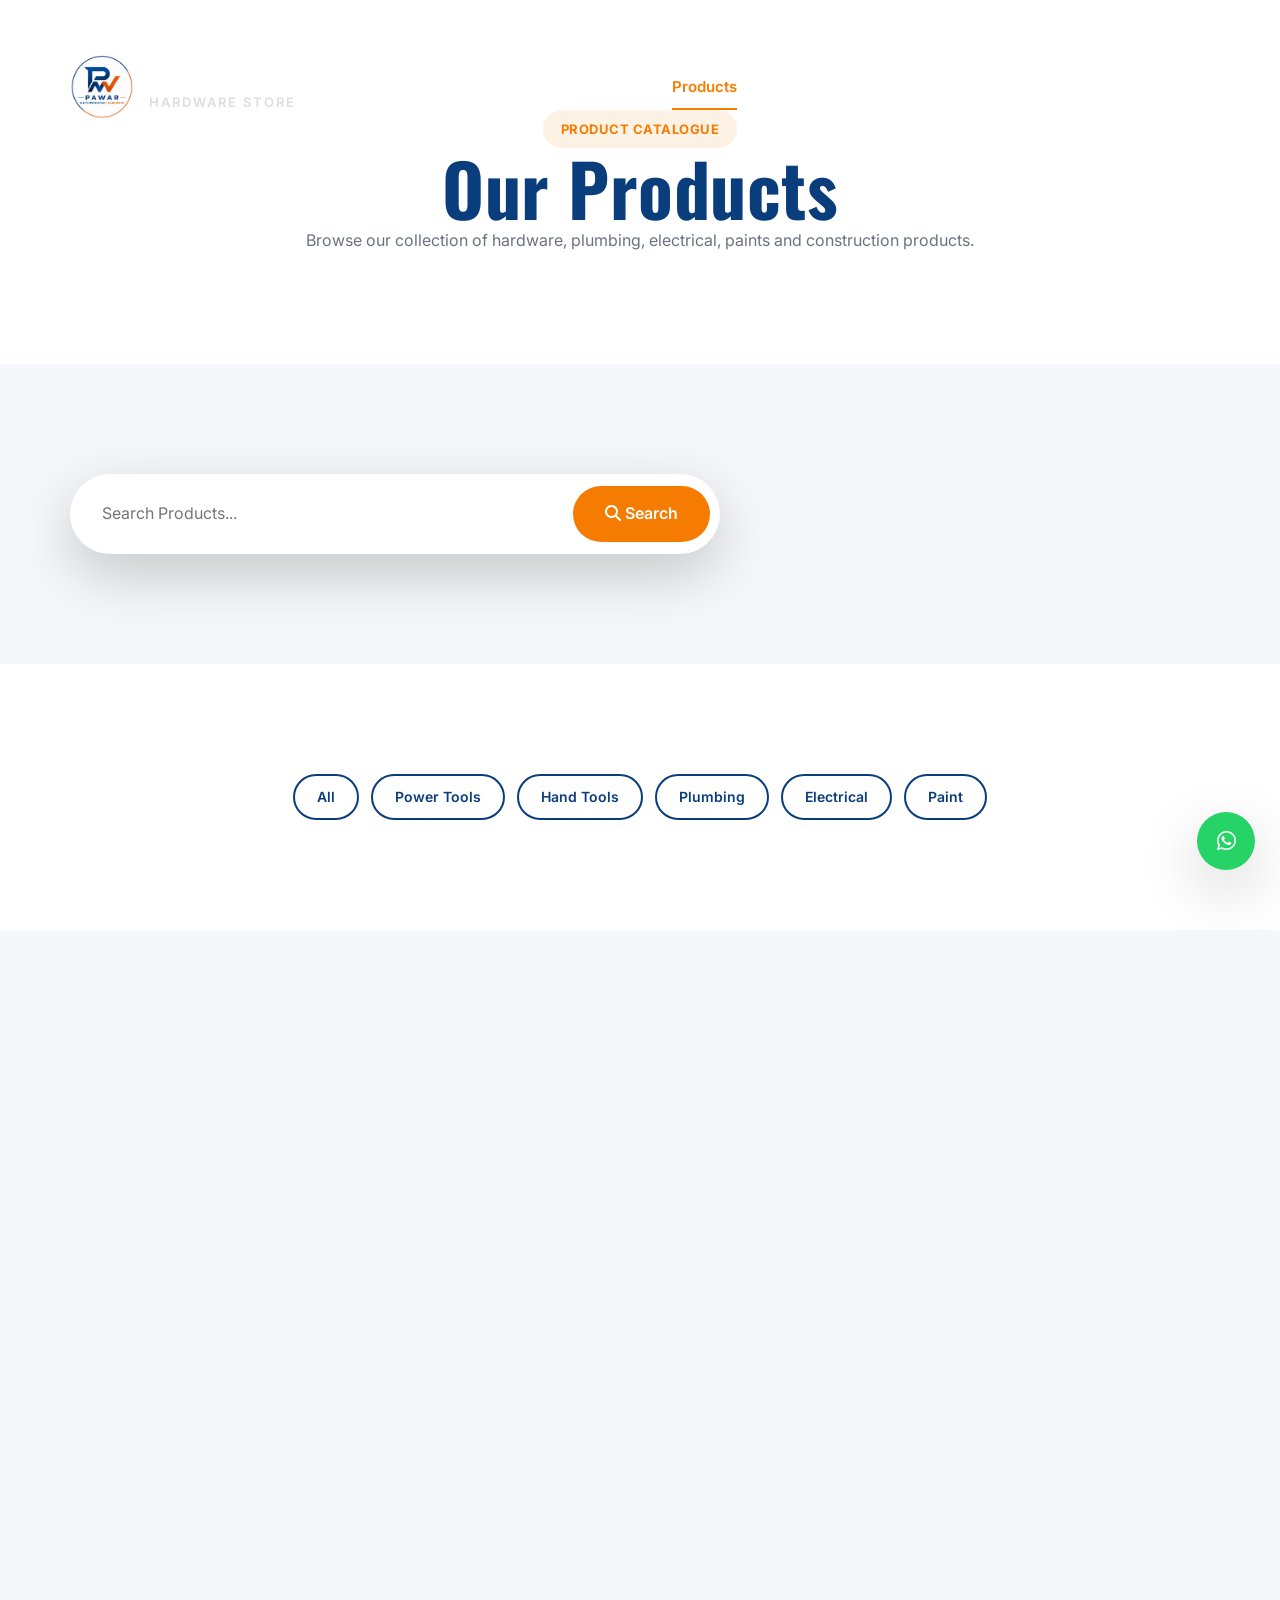
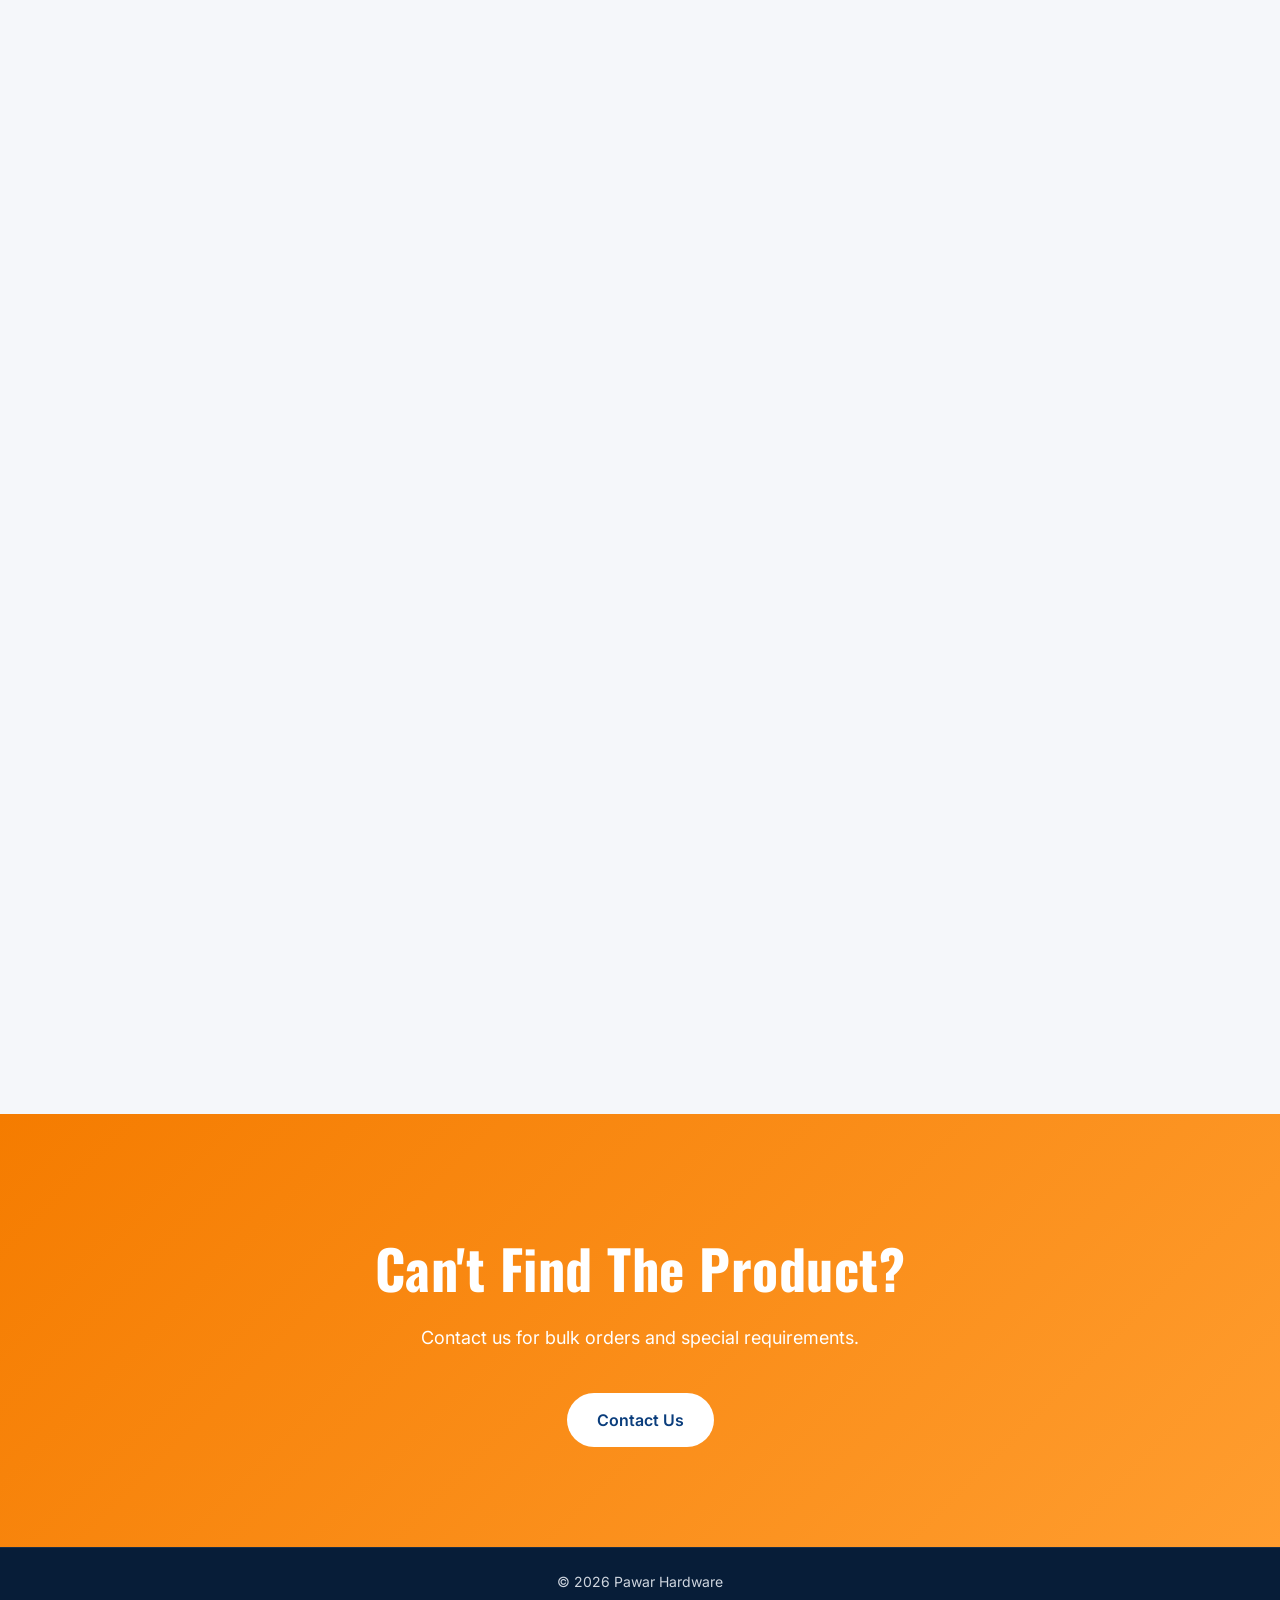
<file: products.html>
<!DOCTYPE html>
<html lang="en">

<head>
<!-- Favicons -->
<link rel="icon" href="assets/logo/favicon.ico" type="image/x-icon">

<link rel="icon" type="image/png" sizes="16x16" href="assets/logo/favicon-16x16.png">

<link rel="icon" type="image/png" sizes="32x32" href="assets/logo/favicon-32x32.png">

<link rel="apple-touch-icon" sizes="180x180" href="assets/logo/apple-touch-icon.png">

<meta name="theme-color" content="#0F3F7A">
<meta charset="UTF-8">

<meta name="viewport" content="width=device-width,initial-scale=1.0">

<title>Products | Pawar Hardware</title>

<link rel="preconnect" href="https://fonts.googleapis.com">

<link rel="preconnect" href="https://fonts.gstatic.com" crossorigin>

<link href="https://fonts.googleapis.com/css2?family=Inter:wght@300;400;500;600;700&family=Oswald:wght@400;600;700&display=swap" rel="stylesheet">

<link rel="stylesheet" href="https://cdnjs.cloudflare.com/ajax/libs/font-awesome/6.7.2/css/all.min.css">

<link rel="stylesheet" href="css/variables.css">

<link rel="stylesheet" href="css/style.css">

<link rel="stylesheet" href="css/responsive.css">

<link rel="stylesheet" href="css/animations.css">

</head>

<body>

<div class="loader"></div>

<div class="scroll-progress"></div>

<!-- HEADER -->

<header class="site-header sticky">

<div class="container">

<div class="navbar">

<a href="index.html" class="logo">

<img src="assets/logo/pawar-logo.png" alt="Pawar Hardware">

<div class="logo-text">

<h3>PAWAR</h3>

<span>HARDWARE STORE</span>

</div>

</a>

<nav>

<ul class="nav-links">

<li><a href="index.html">Home</a></li>

<li><a class="active" href="products.html">Products</a></li>

<li><a href="categories.html">Categories</a></li>

<li><a href="brands.html">Brands</a></li>

<li><a href="services.html">Services</a></li>

<li><a href="gallery.html">Gallery</a></li>

<li><a href="contact.html">Contact</a></li>

</ul>

</nav>

</div>

</div>

</header>

<!-- PAGE HEADER -->

<section class="page-header">

<div class="container text-center">

<span class="badge">

PRODUCT CATALOGUE

</span>

<h1>

Our Products

</h1>

<p>

Browse our collection of hardware, plumbing,
electrical, paints and construction products.

</p>

</div>

</section>

<!-- SEARCH -->

<section class="bg-light">

<div class="container">

<div class="hero-search">

<input

type="text"

id="productSearch"

placeholder="Search Products...">

<button>

<i class="fa-solid fa-magnifying-glass"></i>

Search

</button>

</div>

</div>

</section>

<!-- CATEGORY FILTER -->

<section>

<div class="container">

<div class="product-buttons text-center">

<button class="btn btn-outline active"

data-filter="all">

All

</button>

<button class="btn btn-outline"

data-filter="Power Tools">

Power Tools

</button>

<button class="btn btn-outline"

data-filter="Hand Tools">

Hand Tools

</button>

<button class="btn btn-outline"

data-filter="Plumbing">

Plumbing

</button>

<button class="btn btn-outline"

data-filter="Electrical">

Electrical

</button>

<button class="btn btn-outline"

data-filter="Paint">

Paint

</button>

</div>

</div>

</section>

<!-- PRODUCTS -->

<section class="products">

<div class="container">

<div

class="product-grid"

data-product-render>

</div>

</div>

</section>

<!-- CTA -->

<section class="cta">

<div class="container text-center">

<h2>

Can't Find The Product?

</h2>

<p>

Contact us for bulk orders and special requirements.

</p>

<a

href="contact.html"

class="btn btn-white">

Contact Us

</a>

</div>

</section>

<!-- FOOTER -->

<footer class="footer">

<div class="footer-bottom">

<div class="container">

<p>

© 2026 Pawar Hardware

</p>

</div>

</div>

</footer>

<!-- Floating -->

<a

href="https://wa.me/919226948412"

class="whatsapp">

<i class="fab fa-whatsapp"></i>

</a>

<a

href="#"

class="back-top">

<i class="fa-solid fa-arrow-up"></i>

</a>

<!-- JS -->

<script src="js/main.js"></script>

<script src="js/products.js"></script>

</body>

</html>
</file>
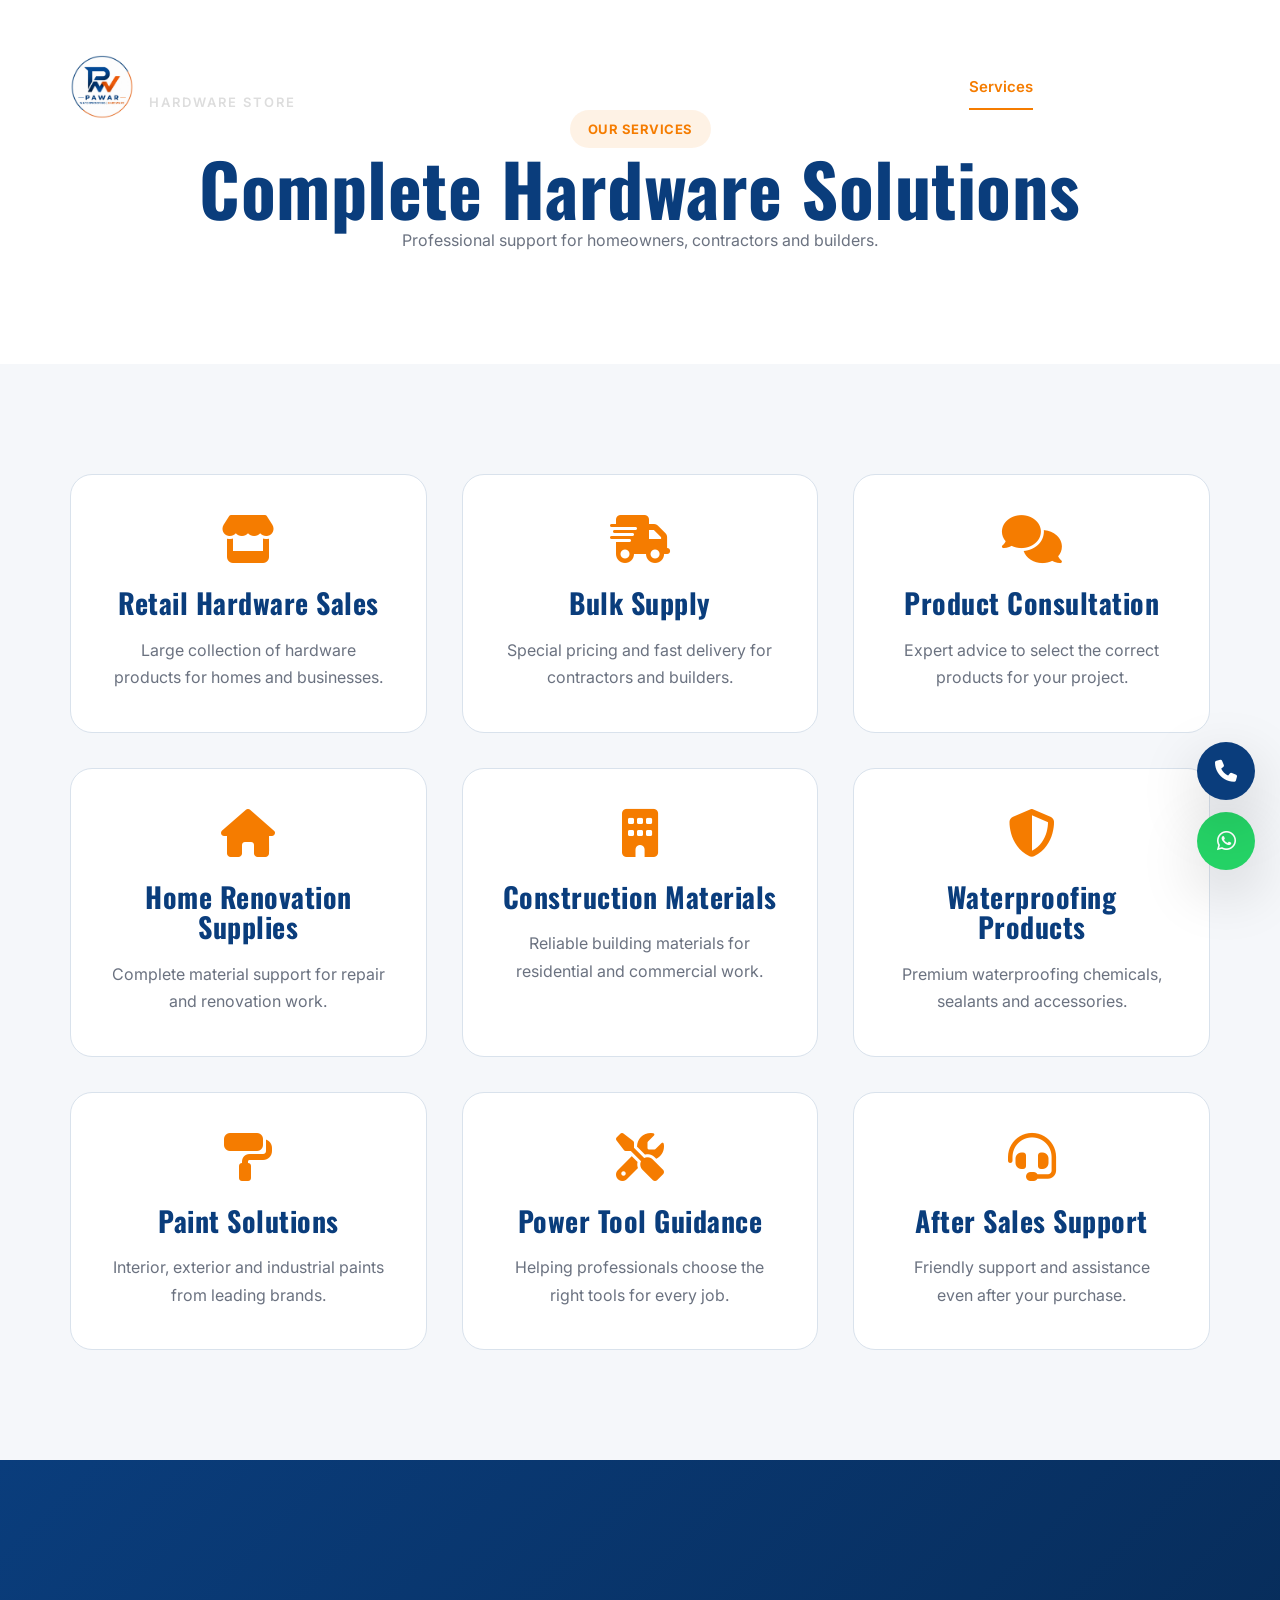
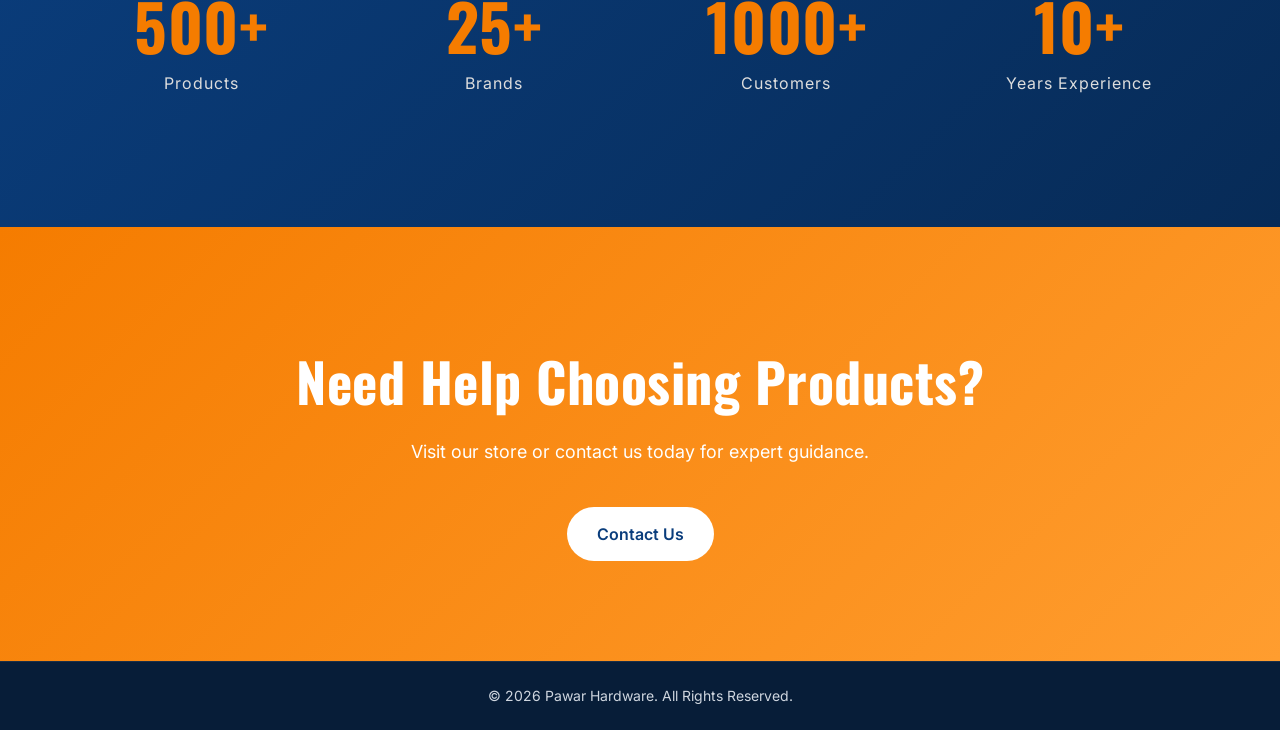
<file: services.html>
<!DOCTYPE html>
<html lang="en">

<head>
<!-- Favicons -->
<link rel="icon" href="assets/logo/favicon.ico" type="image/x-icon">

<link rel="icon" type="image/png" sizes="16x16" href="assets/logo/favicon-16x16.png">

<link rel="icon" type="image/png" sizes="32x32" href="assets/logo/favicon-32x32.png">

<link rel="apple-touch-icon" sizes="180x180" href="assets/logo/apple-touch-icon.png">

<meta name="theme-color" content="#0F3F7A">
<meta charset="UTF-8">
<meta name="viewport" content="width=device-width, initial-scale=1.0">

<title>Services | Pawar Hardware</title>

<link rel="preconnect" href="https://fonts.googleapis.com">
<link rel="preconnect" href="https://fonts.gstatic.com" crossorigin>

<link href="https://fonts.googleapis.com/css2?family=Inter:wght@300;400;500;600;700;800&family=Oswald:wght@400;500;600;700&display=swap" rel="stylesheet">

<link rel="stylesheet" href="https://cdnjs.cloudflare.com/ajax/libs/font-awesome/6.7.2/css/all.min.css">

<link rel="stylesheet" href="css/variables.css">
<link rel="stylesheet" href="css/style.css">
<link rel="stylesheet" href="css/responsive.css">
<link rel="stylesheet" href="css/animations.css">

</head>

<body>

<div class="loader"></div>

<div class="scroll-progress"></div>

<header class="site-header sticky">

<div class="container">

<div class="navbar">

<a href="index.html" class="logo">

<img src="assets/logo/pawar-logo.png" alt="Pawar Hardware">

<div class="logo-text">

<h3>PAWAR</h3>

<span>HARDWARE STORE</span>

</div>

</a>

<nav>

<ul class="nav-links">

<li><a href="index.html">Home</a></li>

<li><a href="products.html">Products</a></li>

<li><a href="categories.html">Categories</a></li>

<li><a href="brands.html">Brands</a></li>

<li><a class="active" href="services.html">Services</a></li>

<li><a href="gallery.html">Gallery</a></li>

<li><a href="contact.html">Contact</a></li>

</ul>

</nav>

</div>

</div>

</header>

<section class="page-header">

<div class="container text-center">

<span class="badge">

OUR SERVICES

</span>

<h1>

Complete Hardware Solutions

</h1>

<p>

Professional support for homeowners, contractors and builders.

</p>

</div>

</section>

<section class="services">

<div class="container">

<div class="services-grid">

<div class="service-card">

<i class="fa-solid fa-store"></i>

<h3>Retail Hardware Sales</h3>

<p>

Large collection of hardware products for homes and businesses.

</p>

</div>

<div class="service-card">

<i class="fa-solid fa-truck-fast"></i>

<h3>Bulk Supply</h3>

<p>

Special pricing and fast delivery for contractors and builders.

</p>

</div>

<div class="service-card">

<i class="fa-solid fa-comments"></i>

<h3>Product Consultation</h3>

<p>

Expert advice to select the correct products for your project.

</p>

</div>

<div class="service-card">

<i class="fa-solid fa-house"></i>

<h3>Home Renovation Supplies</h3>

<p>

Complete material support for repair and renovation work.

</p>

</div>

<div class="service-card">

<i class="fa-solid fa-building"></i>

<h3>Construction Materials</h3>

<p>

Reliable building materials for residential and commercial work.

</p>

</div>

<div class="service-card">

<i class="fa-solid fa-shield-halved"></i>

<h3>Waterproofing Products</h3>

<p>

Premium waterproofing chemicals, sealants and accessories.

</p>

</div>

<div class="service-card">

<i class="fa-solid fa-paint-roller"></i>

<h3>Paint Solutions</h3>

<p>

Interior, exterior and industrial paints from leading brands.

</p>

</div>

<div class="service-card">

<i class="fa-solid fa-screwdriver-wrench"></i>

<h3>Power Tool Guidance</h3>

<p>

Helping professionals choose the right tools for every job.

</p>

</div>

<div class="service-card">

<i class="fa-solid fa-headset"></i>

<h3>After Sales Support</h3>

<p>

Friendly support and assistance even after your purchase.

</p>

</div>

</div>

</div>

</section>

<section class="stats">

<div class="container">

<div class="stats-grid">

<div class="stat-card">

<h2 data-counter="500">0</h2>

<p>Products</p>

</div>

<div class="stat-card">

<h2 data-counter="25">0</h2>

<p>Brands</p>

</div>

<div class="stat-card">

<h2 data-counter="1000">0</h2>

<p>Customers</p>

</div>

<div class="stat-card">

<h2 data-counter="10">0</h2>

<p>Years Experience</p>

</div>

</div>

</div>

</section>

<section class="cta">

<div class="container text-center">

<h2>

Need Help Choosing Products?

</h2>

<p>

Visit our store or contact us today for expert guidance.

</p>

<a href="contact.html" class="btn btn-white">

Contact Us

</a>

</div>

</section>

<footer class="footer">

<div class="footer-bottom">

<div class="container">

<p>

© 2026 Pawar Hardware. All Rights Reserved.

</p>

</div>

</div>

</footer>

<a href="https://wa.me/919226948412"

class="whatsapp">

<i class="fab fa-whatsapp"></i>

</a>

<a href="tel:+919226948412"

class="call">

<i class="fa-solid fa-phone"></i>

</a>

<a href="#"

class="back-top">

<i class="fa-solid fa-arrow-up"></i>

</a>

<script src="js/main.js"></script>

</body>

</html>
</file>
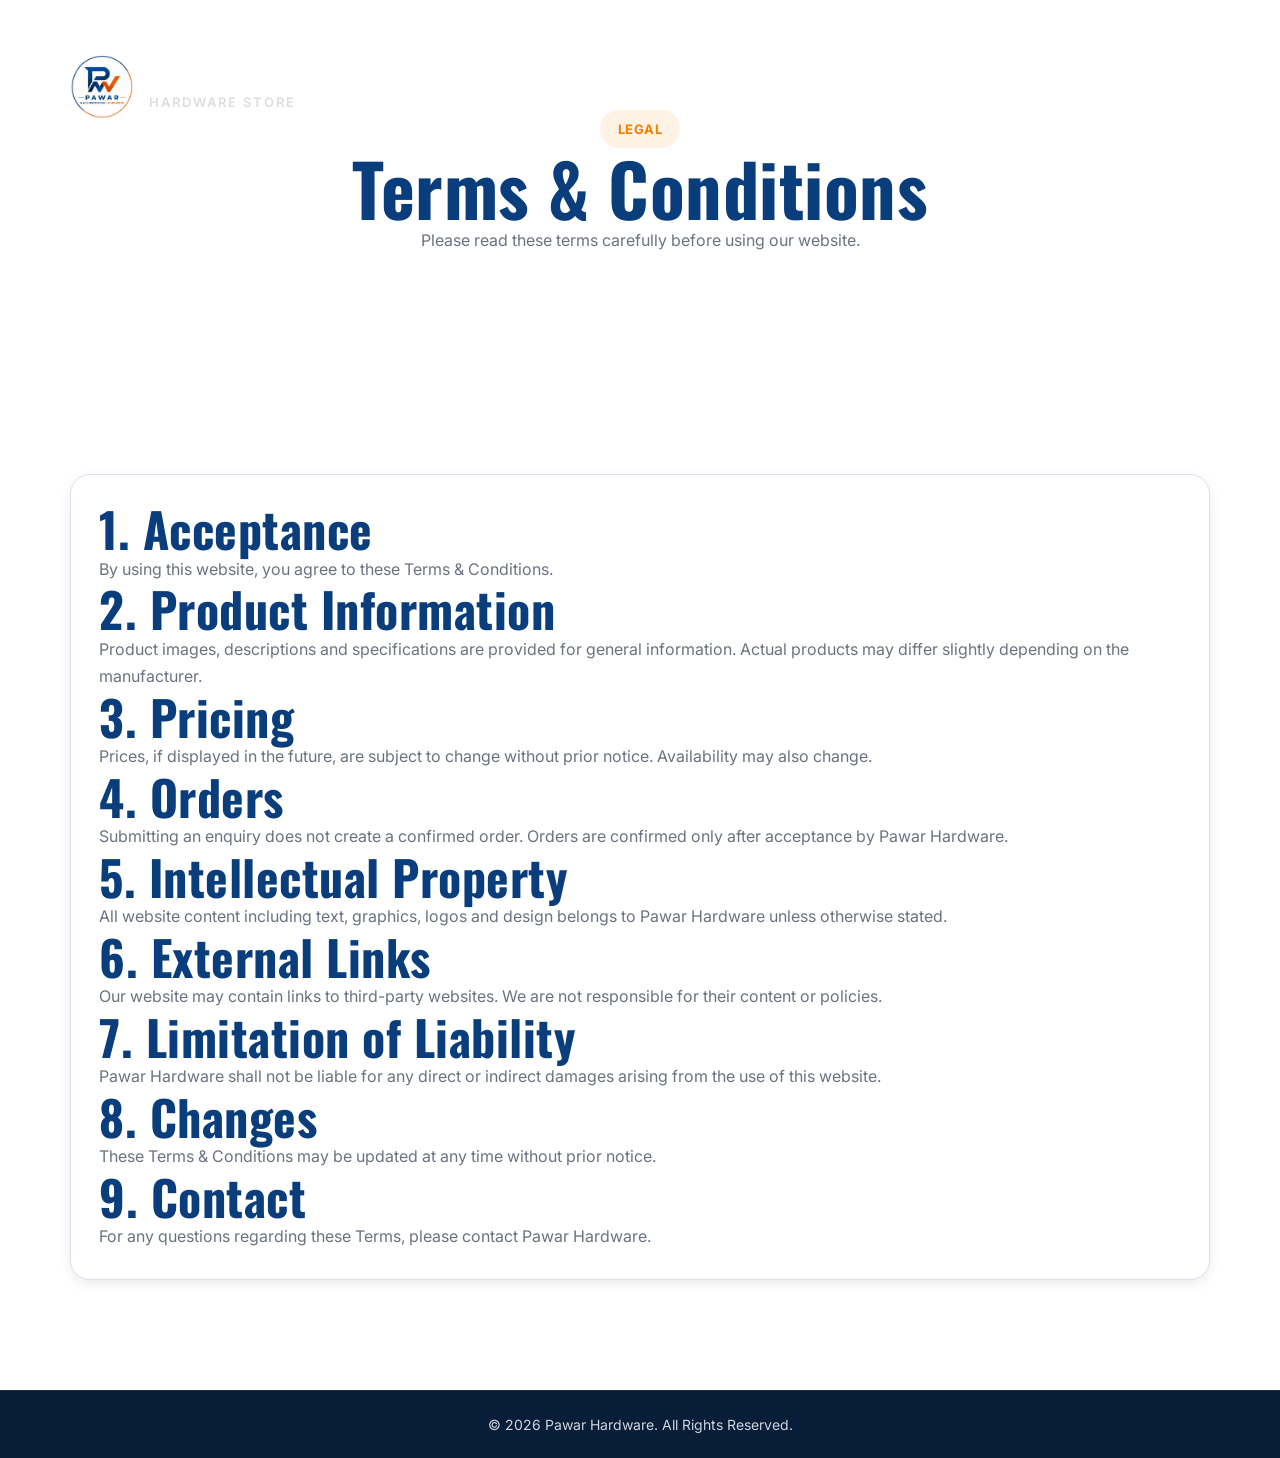
<file: terms.html>
<!DOCTYPE html>
<html lang="en">

<head>
<!-- Favicons -->
<link rel="icon" href="assets/logo/favicon.ico" type="image/x-icon">

<link rel="icon" type="image/png" sizes="16x16" href="assets/logo/favicon-16x16.png">

<link rel="icon" type="image/png" sizes="32x32" href="assets/logo/favicon-32x32.png">

<link rel="apple-touch-icon" sizes="180x180" href="assets/logo/apple-touch-icon.png">

<meta name="theme-color" content="#0F3F7A">
<meta charset="UTF-8">
<meta name="viewport" content="width=device-width, initial-scale=1.0">

<title>Terms & Conditions | Pawar Hardware</title>

<link rel="preconnect" href="https://fonts.googleapis.com">
<link rel="preconnect" href="https://fonts.gstatic.com" crossorigin>

<link href="https://fonts.googleapis.com/css2?family=Inter:wght@300;400;500;600;700;800&family=Oswald:wght@400;500;600;700&display=swap" rel="stylesheet">

<link rel="stylesheet" href="https://cdnjs.cloudflare.com/ajax/libs/font-awesome/6.7.2/css/all.min.css">

<link rel="stylesheet" href="css/variables.css">
<link rel="stylesheet" href="css/style.css">
<link rel="stylesheet" href="css/responsive.css">
<link rel="stylesheet" href="css/animations.css">

</head>

<body>

<div class="loader"></div>

<div class="scroll-progress"></div>

<header class="site-header sticky">

<div class="container">

<div class="navbar">

<a href="index.html" class="logo">

<img src="assets/logo/pawar-logo.png" alt="Pawar Hardware">

<div class="logo-text">

<h3>PAWAR</h3>

<span>HARDWARE STORE</span>

</div>

</a>

</div>

</div>

</header>

<section class="page-header">

<div class="container text-center">

<span class="badge">

LEGAL

</span>

<h1>

Terms & Conditions

</h1>

<p>

Please read these terms carefully before using our website.

</p>

</div>

</section>

<section>

<div class="container">

<div class="card">

<h2>1. Acceptance</h2>

<p>

By using this website, you agree to these Terms & Conditions.

</p>

<h2>2. Product Information</h2>

<p>

Product images, descriptions and specifications are provided for general information. Actual products may differ slightly depending on the manufacturer.

</p>

<h2>3. Pricing</h2>

<p>

Prices, if displayed in the future, are subject to change without prior notice. Availability may also change.

</p>

<h2>4. Orders</h2>

<p>

Submitting an enquiry does not create a confirmed order. Orders are confirmed only after acceptance by Pawar Hardware.

</p>

<h2>5. Intellectual Property</h2>

<p>

All website content including text, graphics, logos and design belongs to Pawar Hardware unless otherwise stated.

</p>

<h2>6. External Links</h2>

<p>

Our website may contain links to third-party websites. We are not responsible for their content or policies.

</p>

<h2>7. Limitation of Liability</h2>

<p>

Pawar Hardware shall not be liable for any direct or indirect damages arising from the use of this website.

</p>

<h2>8. Changes</h2>

<p>

These Terms & Conditions may be updated at any time without prior notice.

</p>

<h2>9. Contact</h2>

<p>

For any questions regarding these Terms, please contact Pawar Hardware.

</p>

</div>

</div>

</section>

<footer class="footer">

<div class="footer-bottom">

<div class="container">

<p>

© 2026 Pawar Hardware. All Rights Reserved.

</p>

</div>

</div>

</footer>

<script src="js/main.js"></script>

</body>

</html>
</file>
<file: css/variables.css>
/*==========================================
 PAWAR HARDWARE V1
 VARIABLES.CSS
==========================================*/

/* Colors */

:root{

--primary:#0A3D7C;
--primary-dark:#072B57;
--primary-light:#1457A8;

--secondary:#F57C00;
--secondary-dark:#D96C00;
--secondary-light:#FFA033;

--white:#FFFFFF;

--light:#F5F7FA;

--gray:#EDF1F5;

--border:#D9E2EC;

--text:#1F2937;

--text-light:#6B7280;

--success:#10B981;

--danger:#DC2626;

}

/* Typography */

:root{

--font-heading:'Oswald',sans-serif;

--font-body:'Inter',sans-serif;

--fs-xs:12px;
--fs-sm:14px;
--fs-md:16px;
--fs-lg:18px;
--fs-xl:22px;
--fs-2xl:30px;
--fs-3xl:42px;
--fs-4xl:56px;
--fs-5xl:72px;

}

/* Radius */

:root{

--radius-sm:8px;

--radius-md:14px;

--radius-lg:20px;

--radius-xl:28px;

--radius-round:999px;

}

/* Shadows */

:root{

--shadow-sm:0 4px 12px rgba(0,0,0,.08);

--shadow-md:0 10px 25px rgba(0,0,0,.12);

--shadow-lg:0 20px 60px rgba(0,0,0,.18);

}

/* Transition */

:root{

--transition:.35s ease;

}

/* Container */

:root{

--container:1320px;

}

/* Header */

:root{

--header-height:90px;

}

/* Gradient */

:root{

--gradient:linear-gradient(
135deg,
var(--primary),
var(--primary-dark)
);

}

/* Glass */

:root{

--glass:rgba(255,255,255,.12);

}

/* Blur */

:root{

--blur:blur(18px);

}

/* Z Index */

:root{

--z-header:999;

--z-menu:998;

--z-overlay:997;

--z-popup:9999;

}

/* Section */

:root{

--section-padding:110px;

}

/* Buttons */

:root{

--btn-height:54px;

}

/* Cards */

:root{

--card-padding:24px;

}

/* Hero */

:root{

--hero-height:100vh;

}

/* Product */

:root{

--product-image:260px;

}

/* Gallery */

:root{

--gallery-image:320px;

}

/* Footer */

:root{

--footer-bg:#071D38;

}

/* Animation */

:root{

--anim-speed:.7s;

}

/* Selection */

::selection{

background:var(--secondary);

color:#fff;

}

/* Scrollbar */

::-webkit-scrollbar{

width:10px;

}

::-webkit-scrollbar-track{

background:#f2f2f2;

}

::-webkit-scrollbar-thumb{

background:var(--secondary);

border-radius:100px;

}

::-webkit-scrollbar-thumb:hover{

background:var(--primary);

}
</file>
<file: css/style.css>
/*==================================================
PAWAR HARDWARE V1
STYLE.CSS
==================================================*/

/*==========================
RESET
==========================*/

*,
*::before,
*::after{
margin:0;
padding:0;
box-sizing:border-box;
}

html{
scroll-behavior:smooth;
}

body{
font-family:var(--font-body);
font-size:16px;
line-height:1.7;
color:var(--text);
background:var(--white);
overflow-x:hidden;
-webkit-font-smoothing:antialiased;
}

img{
display:block;
max-width:100%;
}

a{
text-decoration:none;
color:inherit;
transition:var(--transition);
}

ul{
list-style:none;
}

button,
input,
textarea,
select{
font:inherit;
outline:none;
border:none;
}

button{
cursor:pointer;
background:none;
}

section{
padding:var(--section-padding) 0;
position:relative;
}

.container{
width:min(100% - 40px,var(--container));
margin:auto;
}

/*==========================
TYPOGRAPHY
==========================*/

h1,
h2,
h3,
h4,
h5{
font-family:var(--font-heading);
font-weight:700;
letter-spacing:.5px;
color:var(--primary);
line-height:1.1;
}

h1{
font-size:72px;
}

h2{
font-size:48px;
}

h3{
font-size:28px;
}

p{
color:var(--text-light);
}

.section-title{
text-align:center;
max-width:760px;
margin:auto auto 70px;
}

.section-title span{
display:inline-block;
padding:8px 18px;
border-radius:100px;
background:rgba(245,124,0,.12);
color:var(--secondary);
font-weight:700;
font-size:14px;
letter-spacing:1px;
margin-bottom:18px;
}

.section-title p{
margin-top:18px;
}

/*==========================
GRID
==========================*/

.grid-2{
display:grid;
grid-template-columns:repeat(2,1fr);
gap:60px;
align-items:center;
}

.grid-3{
display:grid;
grid-template-columns:repeat(3,1fr);
gap:30px;
}

.grid-4{
display:grid;
grid-template-columns:repeat(4,1fr);
gap:30px;
}

/*==========================
BUTTONS
==========================*/

.btn{
display:inline-flex;
align-items:center;
justify-content:center;
gap:12px;
height:54px;
padding:0 30px;
border-radius:var(--radius-round);
font-weight:600;
transition:var(--transition);
}

.btn-primary{
background:var(--secondary);
color:#fff;
box-shadow:var(--shadow-sm);
}

.btn-primary:hover{
background:var(--primary);
transform:translateY(-4px);
}

.btn-outline{
border:2px solid var(--primary);
color:var(--primary);
}

.btn-outline:hover{
background:var(--primary);
color:#fff;
}

.btn-white{
background:#fff;
color:var(--primary);
}

.btn-white:hover{
background:var(--secondary);
color:#fff;
}

/*==========================
BADGES
==========================*/

.badge{
display:inline-flex;
align-items:center;
padding:8px 18px;
border-radius:100px;
background:rgba(245,124,0,.1);
color:var(--secondary);
font-size:13px;
font-weight:700;
letter-spacing:.5px;
}

/*==========================
CARDS
==========================*/

.card{
background:#fff;
border-radius:var(--radius-lg);
box-shadow:var(--shadow-sm);
padding:28px;
transition:var(--transition);
border:1px solid var(--border);
}

.card:hover{
transform:translateY(-8px);
box-shadow:var(--shadow-lg);
}

/*==========================
IMAGES
==========================*/

.image-cover{
width:100%;
height:100%;
object-fit:cover;
}

.round{
border-radius:var(--radius-lg);
overflow:hidden;
}

/*==========================
HELPERS
==========================*/

.text-center{
text-align:center;
}

.mt-20{
margin-top:20px;
}

.mt-30{
margin-top:30px;
}

.mt-40{
margin-top:40px;
}

.mt-60{
margin-top:60px;
}

.mb-30{
margin-bottom:30px;
}

.mb-60{
margin-bottom:60px;
}

.bg-light{
background:var(--light);
}

.bg-primary{
background:var(--primary);
color:#fff;
}

.bg-gradient{
background:var(--gradient);
color:#fff;
}

.shadow{
box-shadow:var(--shadow-lg);
}

.radius{
border-radius:var(--radius-lg);
}

.hide{
display:none;
}

.show{
display:block;
}
/*=========================================
TOP BAR
=========================================*/

.topbar{

background:var(--primary-dark);

color:#fff;

font-size:14px;

}

.topbar .container{

display:flex;

justify-content:space-between;

align-items:center;

height:42px;

}

.topbar-left,
.topbar-right{

display:flex;

align-items:center;

gap:25px;

}

.topbar i{

color:var(--secondary);

margin-right:8px;

}

.topbar a{

color:#fff;

opacity:.9;

}

.topbar a:hover{

color:var(--secondary);

}


/*=========================================
HEADER
=========================================*/

.site-header{

position:absolute;

top:42px;

left:0;

width:100%;

z-index:999;

transition:.35s;

}

.site-header.sticky{

position:fixed;

top:0;

background:rgba(255,255,255,.95);

backdrop-filter:blur(15px);

box-shadow:0 10px 30px rgba(0,0,0,.08);

animation:headerSlide .4s;

}

@keyframes headerSlide{

from{

transform:translateY(-100%);

}

to{

transform:translateY(0);

}

}


/*=========================================
NAVBAR
=========================================*/

.navbar{

height:90px;

display:flex;

justify-content:space-between;

align-items:center;

}


/*=========================================
LOGO
=========================================*/

.logo{

display:flex;

align-items:center;

gap:15px;

}

.logo img{

height:64px;

width:auto;

}

.logo-text{

display:flex;

flex-direction:column;

}

.logo-text h3{

font-size:28px;

margin:0;

color:#fff;

}

.site-header.sticky .logo-text h3{

color:var(--primary);

}

.logo-text span{

font-size:13px;

font-weight:600;

letter-spacing:2px;

color:#ddd;

text-transform:uppercase;

}

.site-header.sticky .logo-text span{

color:var(--secondary);

}


/*=========================================
MENU
=========================================*/

.nav-links{

display:flex;

align-items:center;

gap:34px;

}

.nav-links li{

position:relative;

}

.nav-links a{

font-size:15px;

font-weight:600;

color:#fff;

transition:.3s;

position:relative;

padding:8px 0;

}

.site-header.sticky .nav-links a{

color:var(--primary);

}

.nav-links a::after{

content:"";

position:absolute;

left:0;

bottom:-6px;

width:0;

height:2px;

background:var(--secondary);

transition:.35s;

}

.nav-links a:hover{

color:var(--secondary);

}

.nav-links a:hover::after,

.nav-links .active::after{

width:100%;

}

.nav-links .active{

color:var(--secondary);

}


/*=========================================
NAV BUTTON
=========================================*/

.nav-action{

display:flex;

align-items:center;

gap:15px;

}


/*=========================================
CALL BUTTON
=========================================*/

.call-btn{

display:flex;

align-items:center;

gap:12px;

padding:12px 22px;

background:var(--secondary);

border-radius:100px;

color:#fff;

font-weight:600;

box-shadow:var(--shadow-md);

transition:.3s;

}

.call-btn:hover{

background:#fff;

color:var(--primary);

transform:translateY(-3px);

}

.call-btn i{

font-size:18px;

}


/*=========================================
MOBILE MENU
=========================================*/

.menu-toggle{

display:none;

width:50px;

height:50px;

border-radius:12px;

background:#fff;

align-items:center;

justify-content:center;

cursor:pointer;

box-shadow:var(--shadow-sm);

}

.menu-toggle i{

font-size:22px;

color:var(--primary);

}


/*=========================================
MOBILE NAVIGATION
=========================================*/

.mobile-menu{

position:fixed;

top:0;

right:-100%;

width:320px;

height:100vh;

background:#fff;

padding:40px;

transition:.4s;

z-index:9999;

overflow:auto;

box-shadow:-10px 0 40px rgba(0,0,0,.15);

}

.mobile-menu.active{

right:0;

}

.mobile-menu ul{

margin-top:60px;

}

.mobile-menu li{

margin-bottom:22px;

}

.mobile-menu a{

font-size:18px;

font-weight:600;

color:var(--primary);

}

.mobile-menu a:hover{

color:var(--secondary);

}

.close-menu{

position:absolute;

top:20px;

right:20px;

width:42px;

height:42px;

display:flex;

align-items:center;

justify-content:center;

border-radius:50%;

background:var(--light);

cursor:pointer;

}

.close-menu i{

font-size:20px;

color:var(--primary);

}


/*=========================================
OVERLAY
=========================================*/

.menu-overlay{

position:fixed;

inset:0;

background:rgba(0,0,0,.45);

opacity:0;

visibility:hidden;

transition:.35s;

z-index:9998;

}

.menu-overlay.active{

opacity:1;

visibility:visible;

}
/*=========================================
HERO SECTION
=========================================*/

.hero{

position:relative;

min-height:100vh;

display:flex;

align-items:center;

overflow:hidden;

background:linear-gradient(135deg,#072B57 0%,#0A3D7C 45%,#1457A8 100%);

color:#fff;

}

/* Background Overlay */

.hero::before{

content:"";

position:absolute;

inset:0;

background:url("../assets/backgrounds/pattern.png");

opacity:.05;

pointer-events:none;

}

.hero::after{

content:"";

position:absolute;

right:-250px;

top:-250px;

width:700px;

height:700px;

background:rgba(245,124,0,.12);

border-radius:50%;

filter:blur(80px);

}

/* Layout */

.hero .container{

position:relative;

z-index:2;

display:grid;

grid-template-columns:1.1fr .9fr;

gap:70px;

align-items:center;

}

/* Left */

.hero-content{

max-width:700px;

}

.hero-badge{

display:inline-flex;

align-items:center;

gap:10px;

padding:10px 22px;

background:rgba(255,255,255,.12);

backdrop-filter:blur(10px);

border:1px solid rgba(255,255,255,.15);

border-radius:100px;

font-size:14px;

font-weight:600;

margin-bottom:25px;

}

.hero-badge i{

color:var(--secondary);

}

.hero h1{

font-size:78px;

line-height:1.05;

margin-bottom:25px;

color:#fff;

}

.hero h1 span{

color:var(--secondary);

}

.hero p{

font-size:18px;

max-width:620px;

color:rgba(255,255,255,.85);

margin-bottom:40px;

}

/* Buttons */

.hero-buttons{

display:flex;

gap:18px;

margin-bottom:50px;

}

/* Search */

.hero-search{

display:flex;

align-items:center;

background:#fff;

border-radius:100px;

padding:10px;

max-width:650px;

box-shadow:0 20px 60px rgba(0,0,0,.20);

}

.hero-search input{

flex:1;

padding:16px 22px;

background:transparent;

font-size:16px;

color:var(--text);

}

.hero-search button{

height:56px;

padding:0 32px;

background:var(--secondary);

color:#fff;

border-radius:100px;

font-weight:600;

transition:.35s;

}

.hero-search button:hover{

background:var(--primary);

}

/* Right */

.hero-image{

position:relative;

display:flex;

justify-content:center;

align-items:center;

}

.hero-image img{

width:100%;

max-width:650px;

animation:floatImage 6s ease-in-out infinite;

filter:drop-shadow(0 30px 50px rgba(0,0,0,.35));

}

/* Floating Cards */

.float-card{

position:absolute;

background:rgba(255,255,255,.12);

backdrop-filter:blur(16px);

border:1px solid rgba(255,255,255,.18);

border-radius:18px;

padding:18px 22px;

display:flex;

align-items:center;

gap:16px;

box-shadow:0 15px 40px rgba(0,0,0,.18);

}

.float-card i{

width:56px;

height:56px;

display:flex;

align-items:center;

justify-content:center;

background:var(--secondary);

border-radius:50%;

font-size:22px;

}

.float-card h4{

font-size:18px;

color:#fff;

margin-bottom:4px;

}

.float-card span{

font-size:14px;

color:#ddd;

}

.card-top{

top:40px;

left:-40px;

}

.card-bottom{

bottom:40px;

right:-20px;

}

/* Scroll Indicator */

.scroll-down{

position:absolute;

bottom:35px;

left:50%;

transform:translateX(-50%);

display:flex;

flex-direction:column;

align-items:center;

gap:10px;

font-size:14px;

letter-spacing:2px;

text-transform:uppercase;

color:#fff;

opacity:.8;

}

.scroll-down span{

width:2px;

height:40px;

background:#fff;

animation:scrollLine 1.6s infinite;

}

/* Hero Stats */

.hero-stats{

display:flex;

gap:40px;

margin-top:45px;

}

.hero-stat h2{

font-size:42px;

color:var(--secondary);

margin-bottom:6px;

}

.hero-stat p{

color:#ddd;

font-size:14px;

}

/* Animations */

@keyframes floatImage{

0%,100%{

transform:translateY(0);

}

50%{

transform:translateY(-18px);

}

}

@keyframes scrollLine{

0%{

transform:scaleY(0);

transform-origin:top;

}

50%{

transform:scaleY(1);

transform-origin:top;

}

51%{

transform-origin:bottom;

}

100%{

transform:scaleY(0);

transform-origin:bottom;

}

}
/*=========================================
FEATURED CATEGORIES
=========================================*/

.categories{

background:var(--light);

position:relative;

overflow:hidden;

}

.categories::before{

content:"";

position:absolute;

top:0;

left:0;

width:100%;

height:8px;

background:linear-gradient(90deg,var(--secondary),transparent);

}

.category-grid{

display:grid;

grid-template-columns:repeat(4,1fr);

gap:30px;

}

.category-card{

position:relative;

background:#fff;

border-radius:22px;

overflow:hidden;

transition:.4s;

border:1px solid var(--border);

box-shadow:var(--shadow-sm);

}

.category-card:hover{

transform:translateY(-12px);

box-shadow:var(--shadow-lg);

border-color:var(--secondary);

}

.category-image{

height:220px;

overflow:hidden;

position:relative;

}

.category-image img{

width:100%;

height:100%;

object-fit:cover;

transition:.6s;

}

.category-card:hover .category-image img{

transform:scale(1.1);

}

.category-overlay{

position:absolute;

inset:0;

background:linear-gradient(to top,

rgba(0,0,0,.55),

transparent);

}

.category-content{

padding:28px;

text-align:center;

}

.category-icon{

width:80px;

height:80px;

margin:-70px auto 20px;

border-radius:50%;

background:#fff;

display:flex;

justify-content:center;

align-items:center;

box-shadow:0 15px 30px rgba(0,0,0,.12);

position:relative;

z-index:5;

}

.category-icon i{

font-size:34px;

color:var(--secondary);

}

.category-content h3{

margin-bottom:12px;

font-size:26px;

}

.category-content p{

font-size:15px;

margin-bottom:25px;

}

.category-link{

display:inline-flex;

align-items:center;

gap:10px;

color:var(--primary);

font-weight:700;

transition:.35s;

}

.category-link i{

transition:.35s;

}

.category-link:hover{

color:var(--secondary);

}

.category-link:hover i{

transform:translateX(6px);

}


/*=========================================
WHY CHOOSE US
=========================================*/

.features{

background:#fff;

}

.feature-grid{

display:grid;

grid-template-columns:repeat(3,1fr);

gap:35px;

}

.feature-card{

padding:40px;

border-radius:22px;

background:#fff;

text-align:center;

border:1px solid var(--border);

transition:.4s;

}

.feature-card:hover{

background:var(--primary);

transform:translateY(-12px);

box-shadow:var(--shadow-lg);

}

.feature-icon{

width:90px;

height:90px;

margin:auto;

border-radius:50%;

display:flex;

align-items:center;

justify-content:center;

background:rgba(245,124,0,.1);

margin-bottom:25px;

transition:.4s;

}

.feature-icon i{

font-size:38px;

color:var(--secondary);

}

.feature-card:hover .feature-icon{

background:#fff;

}

.feature-card:hover h3,

.feature-card:hover p{

color:#fff;

}

.feature-card h3{

margin-bottom:15px;

font-size:24px;

transition:.3s;

}

.feature-card p{

transition:.3s;

}


/*=========================================
PRODUCT SECTION
=========================================*/

.products{

background:var(--light);

}

.product-grid{

display:grid;

grid-template-columns:repeat(4,1fr);

gap:30px;

}

.product-card{

background:#fff;

border-radius:22px;

overflow:hidden;

border:1px solid var(--border);

transition:.4s;

box-shadow:var(--shadow-sm);

}

.product-card:hover{

transform:translateY(-12px);

box-shadow:var(--shadow-lg);

}

.product-image{

height:260px;

background:#fff;

display:flex;

justify-content:center;

align-items:center;

padding:25px;

overflow:hidden;

}

.product-image img{

max-width:100%;

max-height:200px;

transition:.45s;

}

.product-card:hover .product-image img{

transform:scale(1.08);

}

.product-body{

padding:28px;

text-align:center;

}

.product-category{

font-size:13px;

font-weight:700;

color:var(--secondary);

text-transform:uppercase;

letter-spacing:1px;

margin-bottom:10px;

}

.product-title{

font-size:24px;

margin-bottom:18px;

min-height:60px;

}

.product-buttons{

display:flex;

justify-content:center;

gap:12px;

flex-wrap:wrap;

}

.product-buttons .btn{

height:46px;

padding:0 22px;

font-size:14px;

}
/*==================================================
BRANDS
==================================================*/

.brands{

background:#fff;

overflow:hidden;

position:relative;

}

.brand-slider{

display:flex;

gap:40px;

align-items:center;

animation:brandSlide 28s linear infinite;

width:max-content;

}

.brand-slider:hover{

animation-play-state:paused;

}

.brand-item{

width:180px;

height:100px;

display:flex;

justify-content:center;

align-items:center;

background:#fff;

border-radius:20px;

border:1px solid var(--border);

box-shadow:var(--shadow-sm);

transition:.35s;

}

.brand-item:hover{

transform:translateY(-8px);

box-shadow:var(--shadow-lg);

border-color:var(--secondary);

}

.brand-item img{

max-width:130px;

max-height:55px;

opacity:.8;

transition:.35s;

}

.brand-item:hover img{

opacity:1;

transform:scale(1.08);

}

@keyframes brandSlide{

0%{

transform:translateX(0);

}

100%{

transform:translateX(-50%);

}

}


/*==================================================
STATISTICS
==================================================*/

.stats{

background:linear-gradient(135deg,var(--primary),var(--primary-dark));

color:#fff;

}

.stats-grid{

display:grid;

grid-template-columns:repeat(4,1fr);

gap:30px;

text-align:center;

}

.stat-card{

padding:20px;

}

.stat-card h2{

font-size:64px;

color:var(--secondary);

margin-bottom:10px;

}

.stat-card p{

color:#ddd;

font-size:16px;

letter-spacing:1px;

}


/*==================================================
SERVICES
==================================================*/

.services{

background:var(--light);

}

.services-grid{

display:grid;

grid-template-columns:repeat(3,1fr);

gap:35px;

}

.service-card{

background:#fff;

padding:40px;

border-radius:22px;

text-align:center;

transition:.35s;

border:1px solid var(--border);

}

.service-card:hover{

background:var(--primary);

transform:translateY(-12px);

box-shadow:var(--shadow-lg);

}

.service-card i{

font-size:48px;

color:var(--secondary);

margin-bottom:25px;

transition:.35s;

}

.service-card:hover i{

transform:rotate(8deg) scale(1.1);

}

.service-card h3{

margin-bottom:18px;

}

.service-card:hover h3,

.service-card:hover p{

color:#fff;

}


/*==================================================
TESTIMONIALS
==================================================*/

.testimonials{

background:#fff;

}

.testimonial-grid{

display:grid;

grid-template-columns:repeat(3,1fr);

gap:30px;

}

.testimonial-card{

padding:35px;

border-radius:22px;

border:1px solid var(--border);

box-shadow:var(--shadow-sm);

background:#fff;

transition:.35s;

position:relative;

}

.testimonial-card:hover{

transform:translateY(-10px);

box-shadow:var(--shadow-lg);

}

.quote{

font-size:70px;

line-height:1;

color:var(--secondary);

opacity:.18;

position:absolute;

top:10px;

right:25px;

font-family:Georgia,serif;

}

.stars{

color:#FDBA12;

margin-bottom:20px;

font-size:18px;

}

.client{

display:flex;

align-items:center;

gap:15px;

margin-top:25px;

}

.client img{

width:60px;

height:60px;

border-radius:50%;

object-fit:cover;

}

.client h4{

font-size:20px;

margin-bottom:4px;

}

.client span{

font-size:14px;

color:var(--text-light);

}


/*==================================================
GALLERY
==================================================*/

.gallery{

background:var(--light);

}

.gallery-grid{

display:grid;

grid-template-columns:repeat(4,1fr);

gap:22px;

}

.gallery-item{

position:relative;

overflow:hidden;

border-radius:22px;

cursor:pointer;

}

.gallery-item img{

width:100%;

height:280px;

object-fit:cover;

transition:.45s;

}

.gallery-item:hover img{

transform:scale(1.12);

}

.gallery-overlay{

position:absolute;

inset:0;

display:flex;

justify-content:center;

align-items:center;

background:rgba(10,61,124,.78);

opacity:0;

transition:.35s;

}

.gallery-item:hover .gallery-overlay{

opacity:1;

}

.gallery-overlay i{

font-size:40px;

color:#fff;

}


/*==================================================
CTA
==================================================*/

.cta{

background:linear-gradient(135deg,var(--secondary),#ff9d2f);

color:#fff;

text-align:center;

padding:100px 0;

}

.cta h2{

color:#fff;

font-size:54px;

margin:25px 0;

}

.cta p{

max-width:700px;

margin:auto;

color:#fff;

margin-bottom:40px;

font-size:18px;

}
/*==================================================
CONTACT
==================================================*/

.contact{

background:#fff;

}

.contact-wrapper{

display:grid;

grid-template-columns:1fr 1fr;

gap:50px;

align-items:start;

}

.contact-card{

background:#fff;

padding:40px;

border-radius:22px;

box-shadow:var(--shadow-md);

border:1px solid var(--border);

}

.contact-info{

display:flex;

gap:18px;

margin-bottom:30px;

}

.contact-info i{

width:60px;

height:60px;

display:flex;

align-items:center;

justify-content:center;

background:rgba(245,124,0,.1);

border-radius:50%;

color:var(--secondary);

font-size:24px;

flex-shrink:0;

}

.contact-info h4{

margin-bottom:6px;

font-size:22px;

}

.contact-form{

display:grid;

gap:20px;

}

.contact-form input,

.contact-form textarea,

.contact-form select{

width:100%;

padding:16px 20px;

border:1px solid var(--border);

border-radius:14px;

background:#fff;

transition:.3s;

}

.contact-form input:focus,

.contact-form textarea:focus,

.contact-form select:focus{

border-color:var(--secondary);

box-shadow:0 0 0 4px rgba(245,124,0,.12);

}

.contact-form textarea{

height:180px;

resize:none;

}

.map{

overflow:hidden;

border-radius:22px;

height:520px;

box-shadow:var(--shadow-md);

}

.map iframe{

width:100%;

height:100%;

border:0;

}


/*==================================================
FAQ
==================================================*/

.faq{

background:var(--light);

}

.faq-item{

background:#fff;

border-radius:18px;

margin-bottom:20px;

box-shadow:var(--shadow-sm);

overflow:hidden;

}

.faq-question{

padding:22px 28px;

display:flex;

justify-content:space-between;

align-items:center;

cursor:pointer;

font-weight:600;

font-size:18px;

}

.faq-question:hover{

background:rgba(245,124,0,.05);

}

.faq-question i{

transition:.35s;

}

.faq-item.active i{

transform:rotate(180deg);

}

.faq-answer{

display:none;

padding:0 28px 25px;

color:var(--text-light);

line-height:1.8;

}

.faq-item.active .faq-answer{

display:block;

}


/*==================================================
FOOTER
==================================================*/

.footer{

background:var(--footer-bg);

color:#fff;

}

.footer-top{

padding:90px 0 60px;

}

.footer-grid{

display:grid;

grid-template-columns:2fr 1fr 1fr 1.3fr;

gap:50px;

}

.footer-logo{

height:70px;

margin-bottom:20px;

}

.footer h3{

color:#fff;

margin-bottom:25px;

font-size:24px;

}

.footer p{

color:#cfd6df;

}

.footer ul li{

margin-bottom:14px;

}

.footer ul a{

color:#cfd6df;

transition:.3s;

}

.footer ul a:hover{

color:var(--secondary);

padding-left:8px;

}

.footer-contact li{

display:flex;

gap:14px;

align-items:flex-start;

}

.footer-contact i{

color:var(--secondary);

margin-top:5px;

}

.social{

display:flex;

gap:14px;

margin-top:25px;

}

.social a{

width:46px;

height:46px;

display:flex;

align-items:center;

justify-content:center;

background:rgba(255,255,255,.08);

border-radius:50%;

transition:.35s;

}

.social a:hover{

background:var(--secondary);

transform:translateY(-6px);

}

.footer-bottom{

border-top:1px solid rgba(255,255,255,.08);

padding:22px 0;

text-align:center;

color:#bbb;

font-size:14px;

}


/*==================================================
FLOATING BUTTONS
==================================================*/

.whatsapp,

.call,

.back-top{

position:fixed;

right:25px;

width:58px;

height:58px;

display:flex;

align-items:center;

justify-content:center;

border-radius:50%;

color:#fff;

font-size:22px;

box-shadow:var(--shadow-lg);

z-index:999;

transition:.35s;

}

.whatsapp{

background:#25D366;

bottom:30px;

}

.call{

background:var(--primary);

bottom:100px;

}

.back-top{

background:var(--secondary);

bottom:170px;

opacity:0;

visibility:hidden;

}

.back-top.show{

opacity:1;

visibility:visible;

}

.whatsapp:hover,

.call:hover,

.back-top:hover{

transform:translateY(-6px) scale(1.08);

}


/*==================================================
LOADER
==================================================*/

.loader{

position:fixed;

inset:0;

background:#fff;

display:flex;

align-items:center;

justify-content:center;

z-index:99999;

}

.loader span{

width:70px;

height:70px;

border:6px solid #eee;

border-top-color:var(--secondary);

border-radius:50%;

animation:spin 1s linear infinite;

}

@keyframes spin{
    100%{
        transform:rotate(360deg);
    }
}


/*==================================================
UTILITIES
==================================================*/

.text-primary{color:var(--primary);}
.text-secondary{color:var(--secondary);}
.bg-primary{background:var(--primary);}
.bg-light{background:var(--light);}
.rounded{border-radius:22px;}
.shadow{box-shadow:var(--shadow-lg);}
.text-center{text-align:center;}
.w-100{width:100%;}
.mt-30{margin-top:30px;}
.mt-50{margin-top:50px;}
.mb-30{margin-bottom:30px;}
.mb-50{margin-bottom:50px;}
.py-100{padding:100px 0;}
</file>
<file: css/responsive.css>
/*==========================================
PAWAR HARDWARE V1
RESPONSIVE.CSS
==========================================*/


/*==========================================
1400px
==========================================*/

@media(max-width:1400px){

.container{

max-width:1140px;

}

.hero h1{

font-size:64px;

}

}


/*==========================================
1200px
==========================================*/

@media(max-width:1200px){

.grid-4,
.product-grid,
.category-grid{

grid-template-columns:repeat(3,1fr);

}

.feature-grid,
.services-grid,
.testimonial-grid{

grid-template-columns:repeat(2,1fr);

}

.footer-grid{

grid-template-columns:repeat(2,1fr);

gap:40px;

}

.hero .container{

grid-template-columns:1fr;

text-align:center;

}

.hero-content{

max-width:100%;

}

.hero-buttons{

justify-content:center;

}

.hero-search{

margin:auto;

}

.hero-stats{

justify-content:center;

}

.hero-image{

margin-top:60px;

}

.float-card{

display:none;

}

}


/*==========================================
992px
==========================================*/

@media(max-width:992px){

.nav-links{

display:none;

}

.call-btn{

display:none;

}

.menu-toggle{

display:flex;

}

.grid-2{

grid-template-columns:1fr;

gap:40px;

}

.contact-wrapper{

grid-template-columns:1fr;

}

.map{

height:400px;

}

.hero{

padding-top:140px;

padding-bottom:80px;

}

.hero h1{

font-size:54px;

}

.section-title h2{

font-size:38px;

}

.stats-grid{

grid-template-columns:repeat(2,1fr);

gap:40px;

}

}


/*==========================================
768px
==========================================*/

@media(max-width:768px){

.grid-4,
.product-grid,
.category-grid,
.feature-grid,
.services-grid,
.gallery-grid,
.testimonial-grid{

grid-template-columns:1fr;

}

.footer-grid{

grid-template-columns:1fr;

}

.topbar{

display:none;

}

.site-header{

top:0;

}

.navbar{

height:80px;

}

.logo img{

height:52px;

}

.logo-text h3{

font-size:22px;

}

.hero{

min-height:auto;

padding:140px 0 90px;

}

.hero h1{

font-size:46px;

}

.hero p{

font-size:16px;

}

.hero-buttons{

flex-direction:column;

align-items:center;

}

.hero-search{

flex-direction:column;

padding:20px;

border-radius:22px;

gap:15px;

}

.hero-search input{

width:100%;

padding:16px;

}

.hero-search button{

width:100%;

}

.hero-stats{

flex-wrap:wrap;

gap:25px;

}

.section-title{

margin-bottom:50px;

}

.section-title h2{

font-size:34px;

}

.stat-card h2{

font-size:48px;

}

.cta h2{

font-size:38px;

}

.contact-card{

padding:30px;

}

.map{

height:350px;

}

.footer-top{

padding:70px 0 40px;

}

.whatsapp,

.call,

.back-top{

width:54px;

height:54px;

font-size:20px;

right:18px;

}

.whatsapp{

bottom:20px;

}

.call{

bottom:88px;

}

.back-top{

bottom:156px;

}

}


/*==========================================
576px
==========================================*/

@media(max-width:576px){

.container{

width:calc(100% - 28px);

}

.hero h1{

font-size:38px;

}

.section-title h2{

font-size:30px;

}

h2{

font-size:32px;

}

.product-title{

font-size:20px;

}

.category-content h3{

font-size:22px;

}

.feature-card,

.service-card,

.product-card,

.category-card,

.testimonial-card{

padding:20px;

}

.hero-search{

box-shadow:none;

}

.btn{

width:100%;

}

.contact-info{

flex-direction:column;

text-align:center;

align-items:center;

}

.contact-info i{

margin-bottom:10px;

}

.social{

justify-content:center;

}

.footer-bottom{

font-size:13px;

padding:18px;

}

}


/*==========================================
400px
==========================================*/

@media(max-width:400px){

.hero h1{

font-size:32px;

}

.hero p{

font-size:15px;

}

.logo img{

height:46px;

}

.logo-text h3{

font-size:18px;

}

.logo-text span{

font-size:11px;

}

.menu-toggle{

width:44px;

height:44px;

}

.menu-toggle i{

font-size:18px;

}

.section-title h2{

font-size:26px;

}

.stat-card h2{

font-size:40px;

}

.cta h2{

font-size:30px;

}

.whatsapp,

.call,

.back-top{

width:48px;

height:48px;

font-size:18px;

}

}
</file>
<file: css/animations.css>
/*==================================================
PAWAR HARDWARE V1
ANIMATIONS.CSS
==================================================*/

/*==============================
FADE UP
==============================*/

.fade-up{
opacity:0;
transform:translateY(70px);
transition:all .8s ease;
}

.fade-up.show{
opacity:1;
transform:translateY(0);
}


/*==============================
FADE DOWN
==============================*/

.fade-down{
opacity:0;
transform:translateY(-70px);
transition:all .8s ease;
}

.fade-down.show{
opacity:1;
transform:translateY(0);
}


/*==============================
FADE LEFT
==============================*/

.fade-left{
opacity:0;
transform:translateX(-70px);
transition:all .8s ease;
}

.fade-left.show{
opacity:1;
transform:translateX(0);
}


/*==============================
FADE RIGHT
==============================*/

.fade-right{
opacity:0;
transform:translateX(70px);
transition:all .8s ease;
}

.fade-right.show{
opacity:1;
transform:translateX(0);
}


/*==============================
ZOOM IN
==============================*/

.zoom-in{
opacity:0;
transform:scale(.85);
transition:all .8s ease;
}

.zoom-in.show{
opacity:1;
transform:scale(1);
}


/*==============================
ZOOM OUT
==============================*/

.zoom-out{
opacity:0;
transform:scale(1.15);
transition:all .8s ease;
}

.zoom-out.show{
opacity:1;
transform:scale(1);
}


/*==============================
ROTATE
==============================*/

.rotate-in{
opacity:0;
transform:rotate(-10deg) scale(.9);
transition:all .8s ease;
}

.rotate-in.show{
opacity:1;
transform:rotate(0) scale(1);
}


/*==============================
FLOAT
==============================*/

.float{

animation:float 5s ease-in-out infinite;

}

@keyframes float{

0%{
transform:translateY(0);
}

50%{
transform:translateY(-18px);
}

100%{
transform:translateY(0);
}

}


/*==============================
PULSE
==============================*/

.pulse{

animation:pulse 2s infinite;

}

@keyframes pulse{

0%{
transform:scale(1);
}

50%{
transform:scale(1.08);
}

100%{
transform:scale(1);
}

}


/*==============================
RIPPLE BUTTON
==============================*/

.btn{

position:relative;

overflow:hidden;

}

.btn::before{

content:"";

position:absolute;

width:0;

height:0;

left:50%;

top:50%;

border-radius:50%;

background:rgba(255,255,255,.25);

transform:translate(-50%,-50%);

transition:.6s;

}

.btn:hover::before{

width:420px;

height:420px;

}


/*==============================
IMAGE HOVER
==============================*/

.img-hover{

overflow:hidden;

}

.img-hover img{

transition:.5s;

}

.img-hover:hover img{

transform:scale(1.12);

}


/*==============================
CARD HOVER
==============================*/

.hover-up{

transition:.35s;

}

.hover-up:hover{

transform:translateY(-12px);

}


/*==============================
SHADOW HOVER
==============================*/

.shadow-hover{

transition:.35s;

}

.shadow-hover:hover{

box-shadow:0 25px 60px rgba(0,0,0,.18);

}


/*==============================
SPIN
==============================*/

.spin{

animation:spin 6s linear infinite;

}

@keyframes spin{
100%{
transform:rotate(360deg);
}
}



/*==============================
SHAKE
==============================*/

.shake:hover{

animation:shake .6s;

}

@keyframes shake{

0%{transform:translateX(0);}
20%{transform:translateX(-4px);}
40%{transform:translateX(4px);}
60%{transform:translateX(-4px);}
80%{transform:translateX(4px);}
100%{transform:translateX(0);}

}


/*==============================
GRADIENT TEXT
==============================*/

.gradient-text{

background:linear-gradient(
90deg,
var(--secondary),
#ffb347,
var(--secondary)
);

-webkit-background-clip:text;

-webkit-text-fill-color:transparent;

background-size:200%;

animation:gradientMove 6s linear infinite;

}

@keyframes gradientMove{

0%{
background-position:0%;
}

100%{
background-position:200%;
}

}


/*==============================
BORDER GLOW
==============================*/

.glow{

transition:.35s;

}

.glow:hover{

box-shadow:
0 0 20px rgba(245,124,0,.45),
0 0 60px rgba(245,124,0,.25);

}


/*==============================
SCROLL INDICATOR
==============================*/

.scroll-progress{

position:fixed;

top:0;

left:0;

height:4px;

width:0;

background:var(--secondary);

z-index:99999;

}


/*==============================
LOADER
==============================*/

.loader{

position:fixed;

inset:0;

display:flex;

align-items:center;

justify-content:center;

background:#fff;

z-index:999999;

}

.loader::after{

content:"";

width:70px;

height:70px;

border-radius:50%;

border:6px solid #eee;

border-top-color:var(--secondary);

animation:loaderSpin 1s linear infinite;

}

@keyframes loaderSpin{
100%{
transform:rotate(360deg);
}
}


/*==============================
BLUR IN
==============================*/

.blur-in{

opacity:0;

filter:blur(15px);

transition:.8s;

}

.blur-in.show{

opacity:1;

filter:blur(0);

}


/*==============================
STAGGER DELAYS
==============================*/

.delay-1{transition-delay:.1s;}
.delay-2{transition-delay:.2s;}
.delay-3{transition-delay:.3s;}
.delay-4{transition-delay:.4s;}
.delay-5{transition-delay:.5s;}
.delay-6{transition-delay:.6s;}
.delay-7{transition-delay:.7s;}
.delay-8{transition-delay:.8s;}
.delay-9{transition-delay:.9s;}
.delay-10{transition-delay:1s;}
</file>
